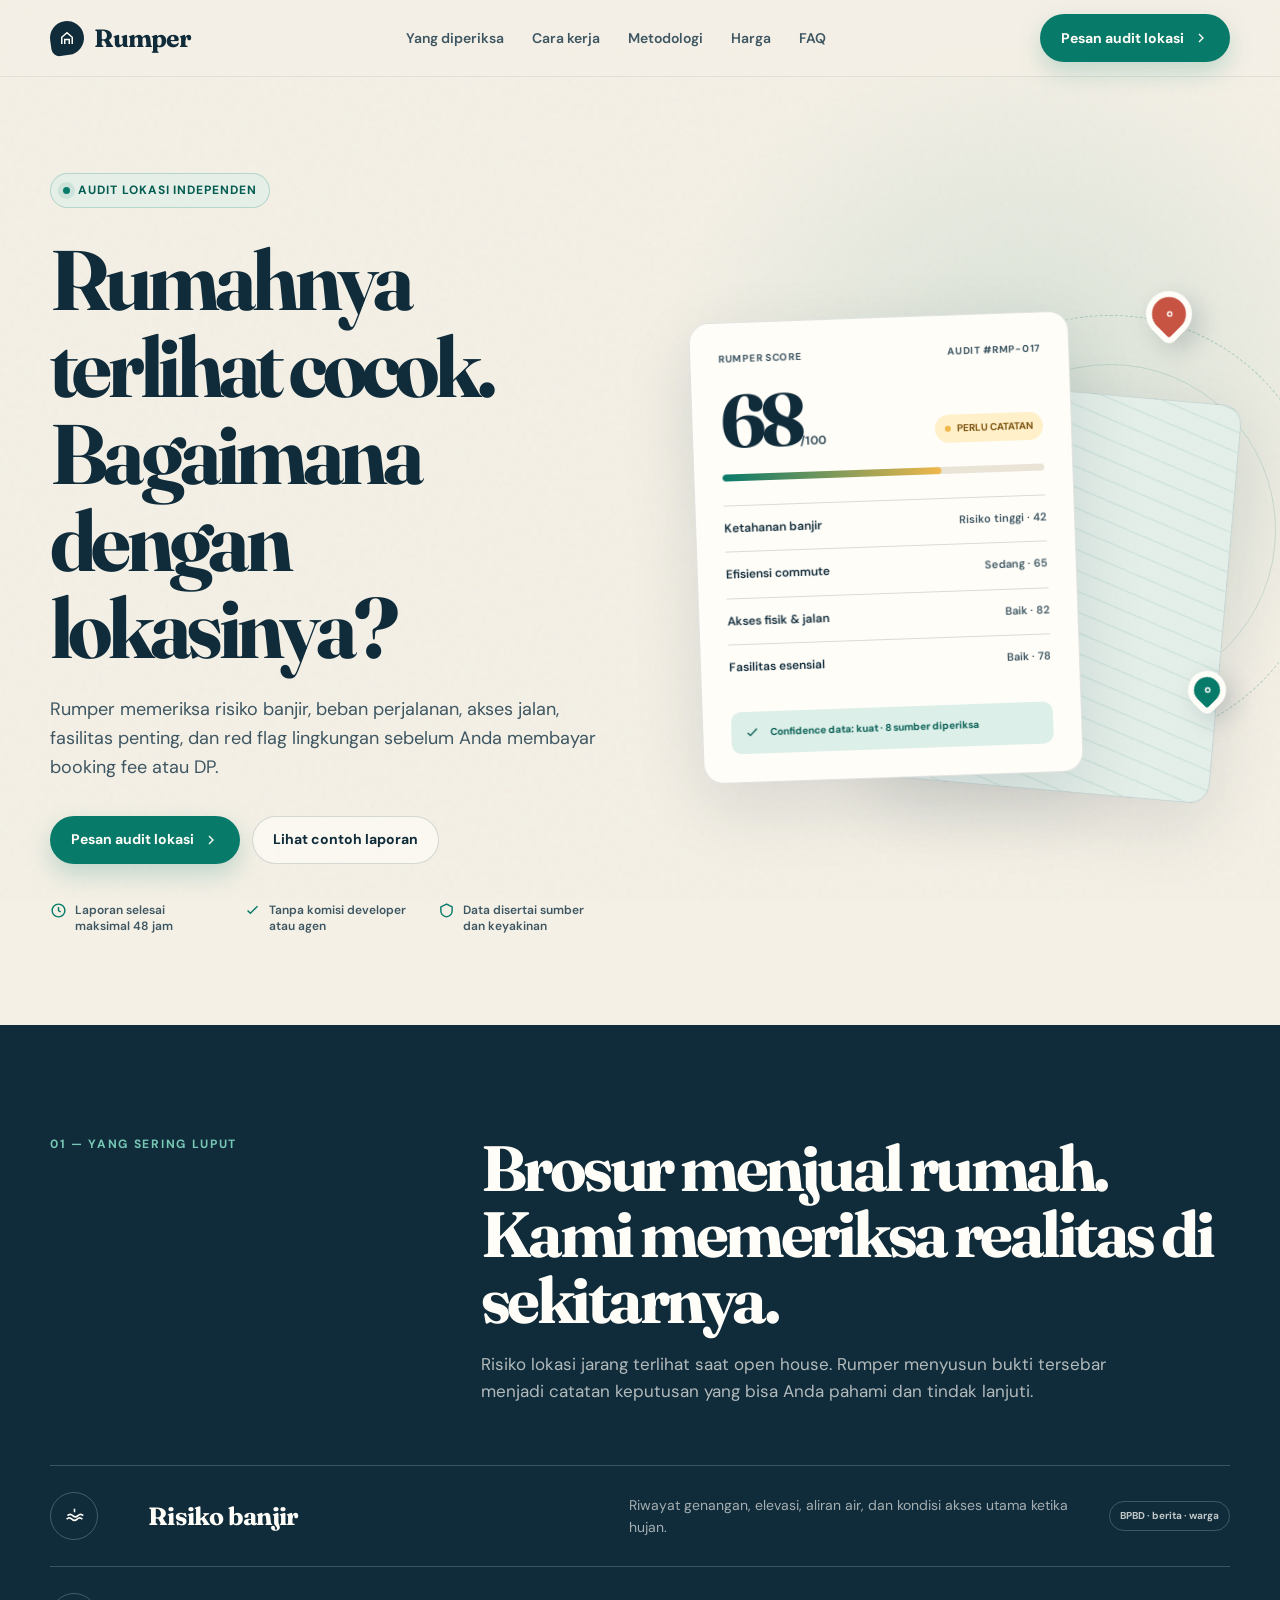
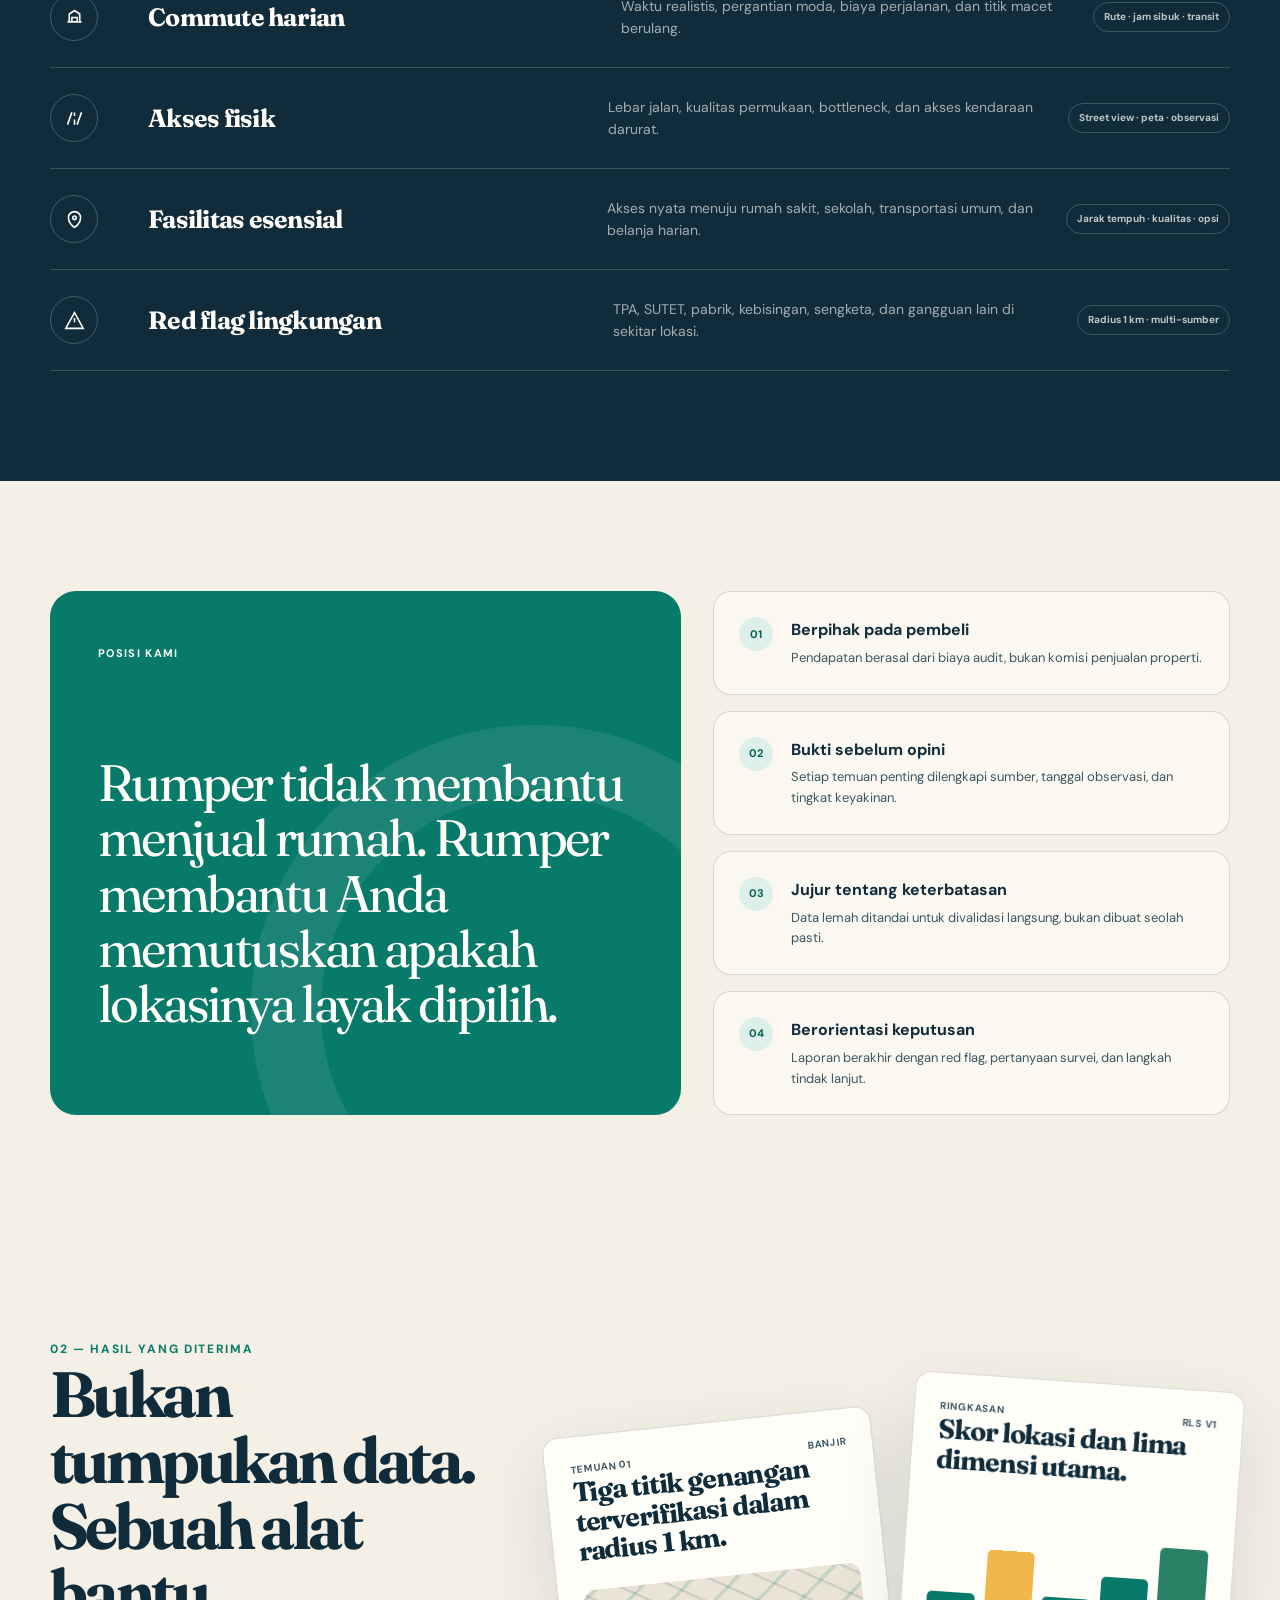
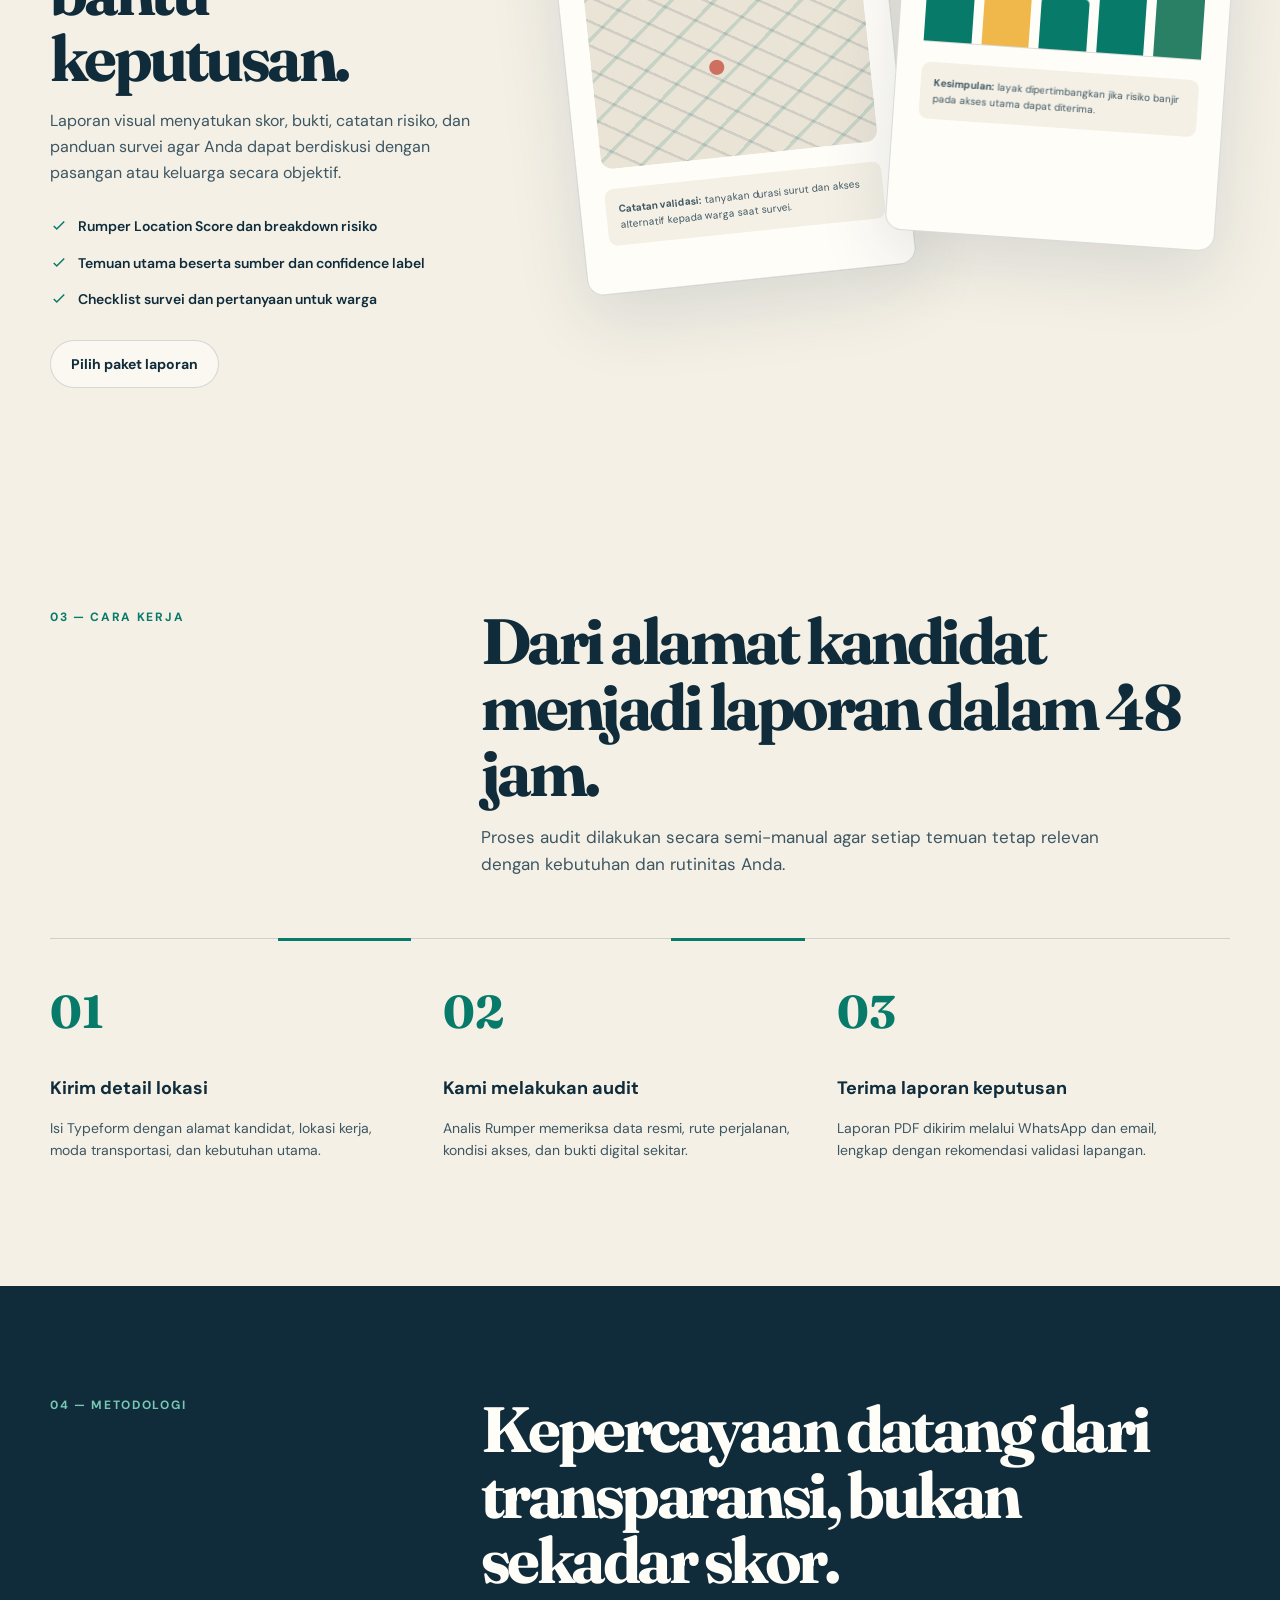
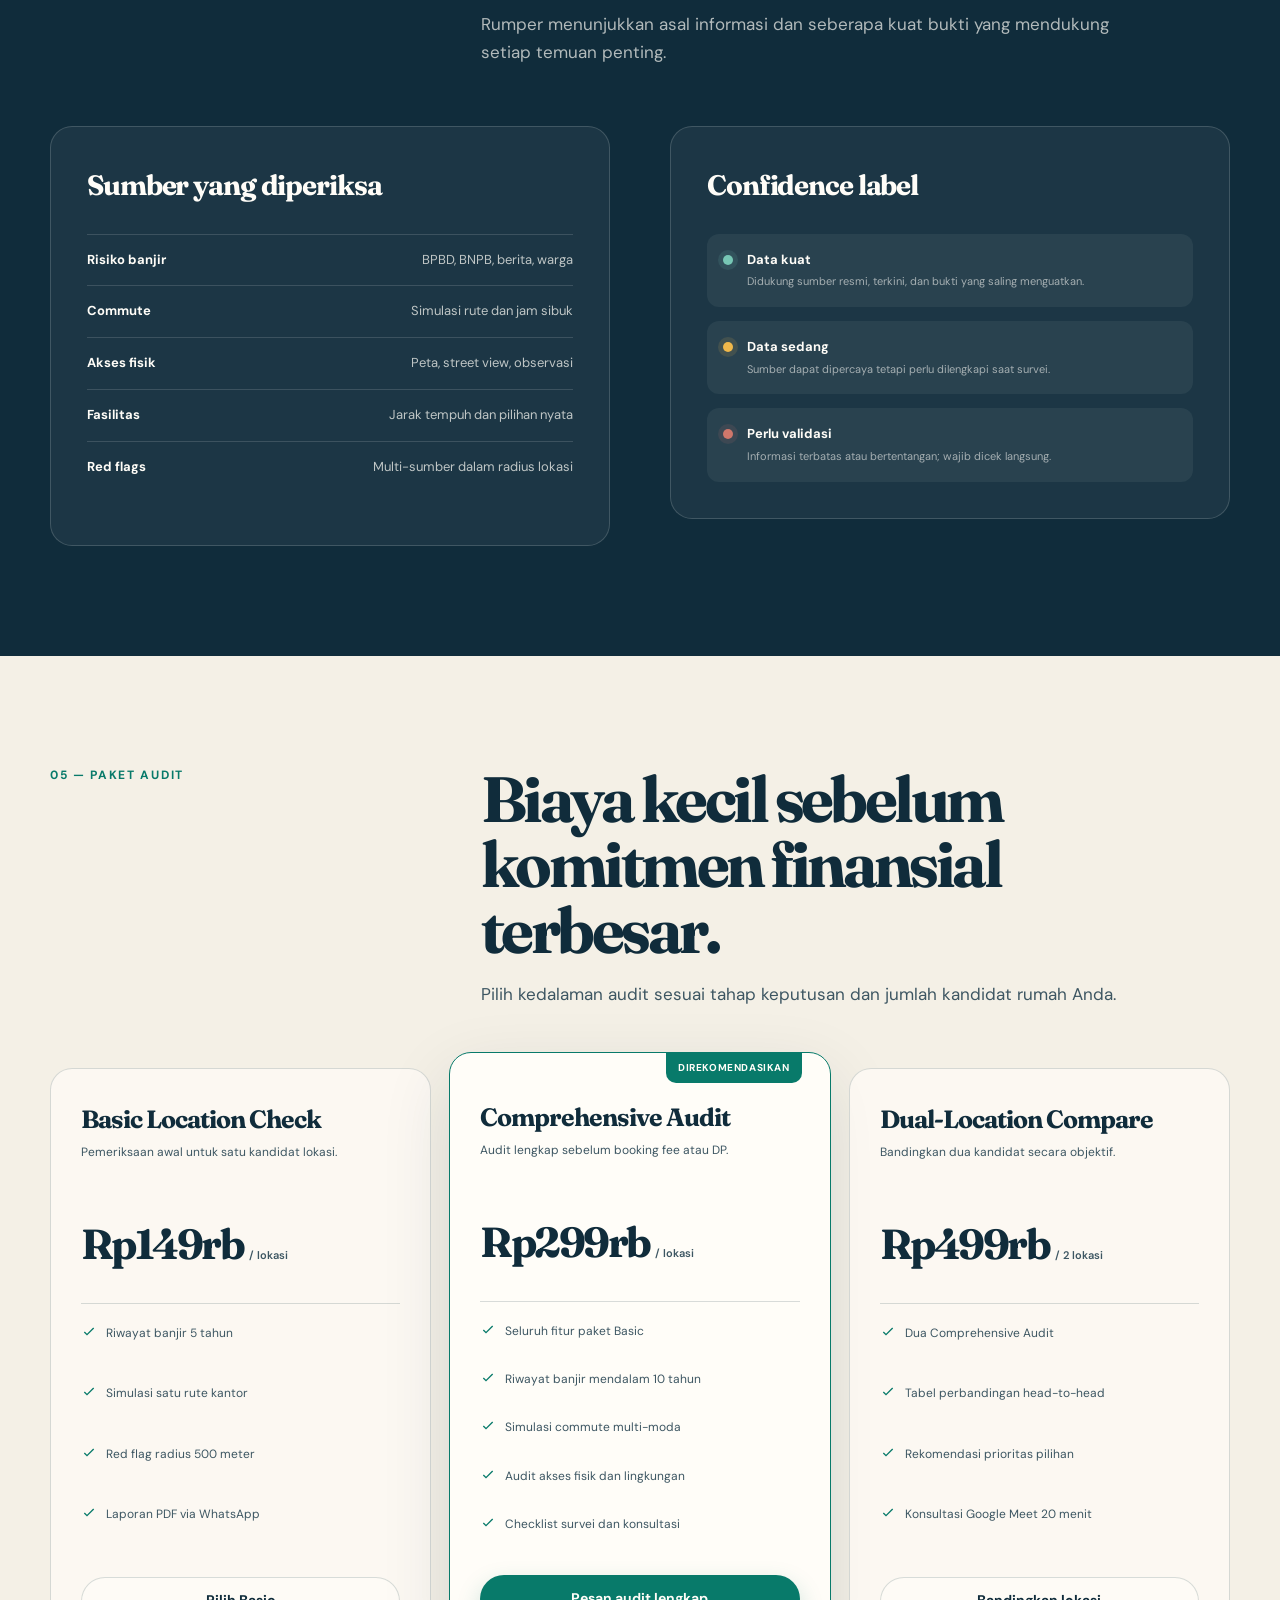
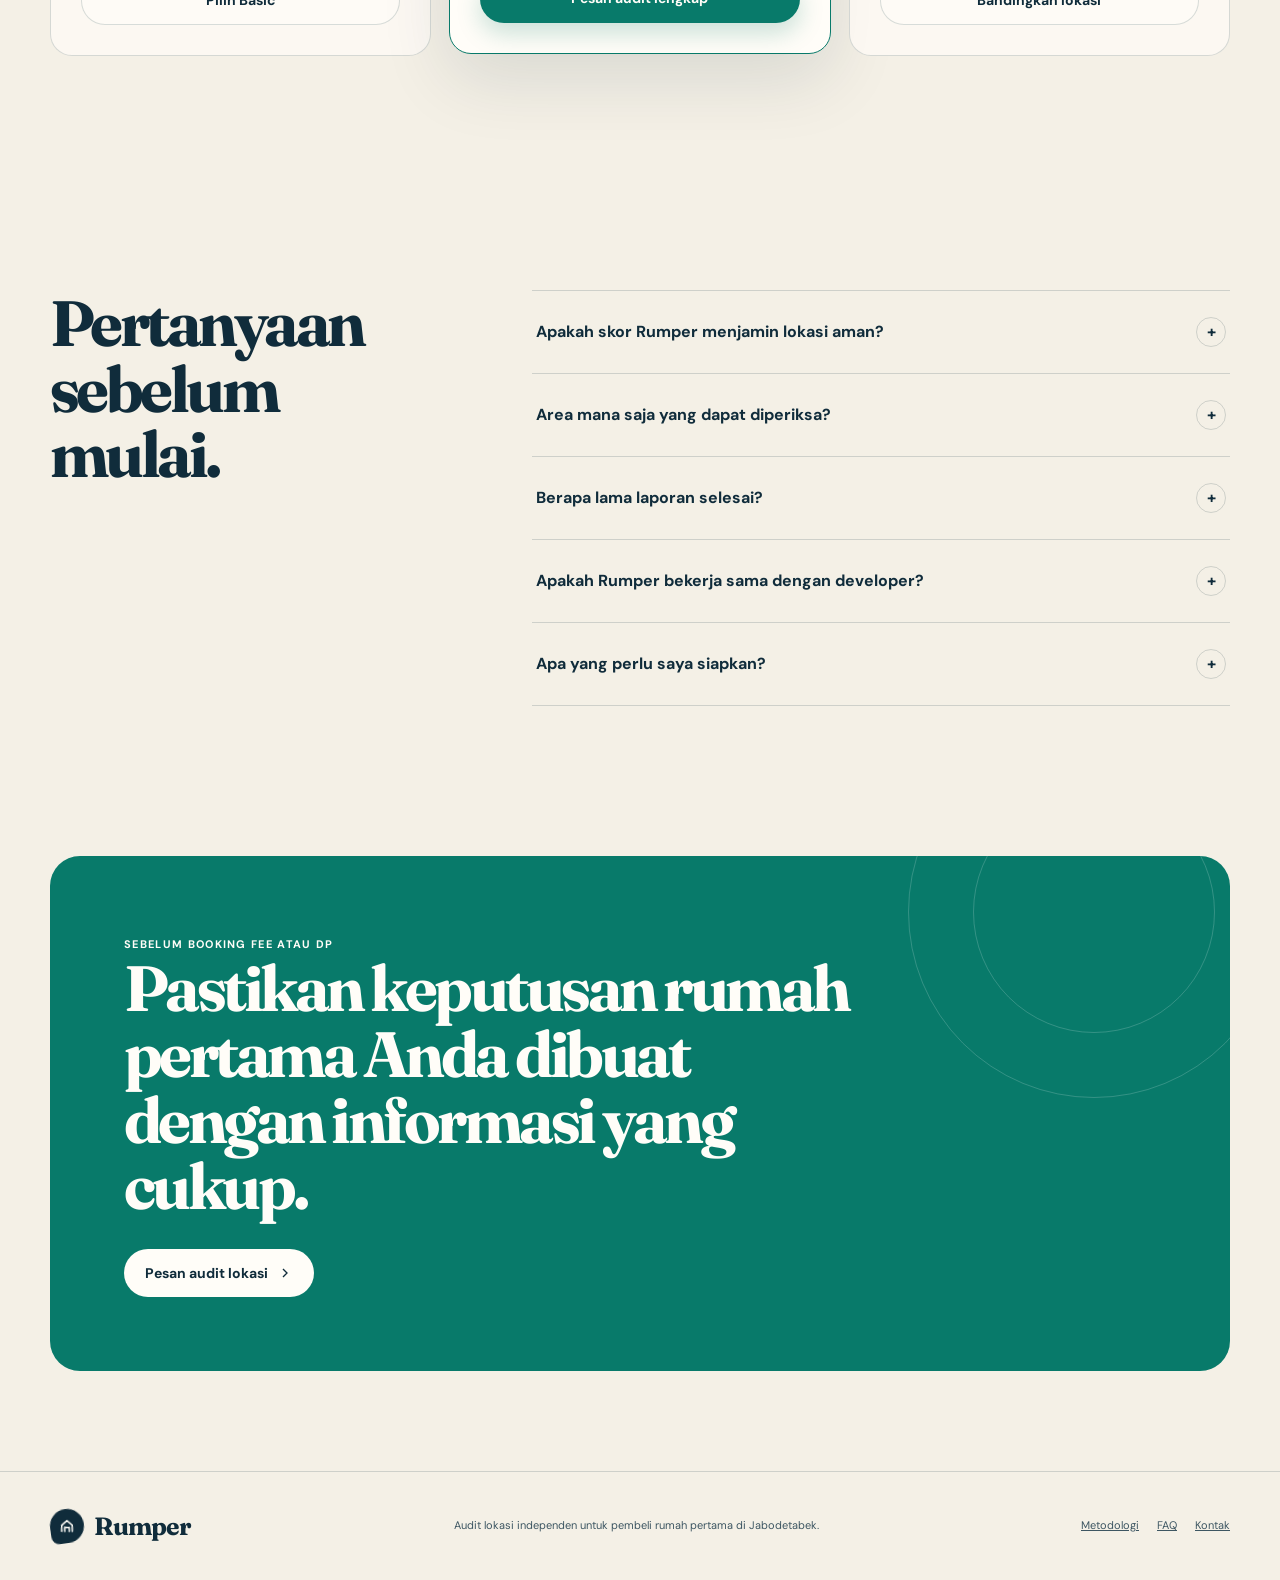
<file: apps/website/index.html>
<!doctype html>
<html lang="id">
  <head>
    <meta charset="UTF-8" />
    <meta name="viewport" content="width=device-width, initial-scale=1.0" />
    <meta
      name="description"
      content="Rumper membantu pembeli rumah pertama memeriksa risiko lokasi sebelum membayar booking fee atau DP."
    />
    <title>Rumper — Audit Risiko Lokasi Rumah</title>
    <link rel="preconnect" href="https://fonts.googleapis.com" />
    <link rel="preconnect" href="https://fonts.gstatic.com" crossorigin />
    <link
      href="https://fonts.googleapis.com/css2?family=DM+Sans:wght@400;500;600;700&amp;family=Fraunces:opsz,wght@9..144,600;9..144,700&amp;display=swap"
      rel="stylesheet"
    />
    <style>
      :root {
        --ink: #102c3b;
        --ink-soft: #3d5662;
        --paper: #f4f0e6;
        --paper-deep: #eae4d7;
        --white: #fffdf8;
        --teal: #087a6a;
        --teal-dark: #055d52;
        --teal-soft: #dcefe9;
        --amber: #f0b84b;
        --red: #c75343;
        --green: #2a8064;
        --line: rgba(16, 44, 59, 0.16);
        --shadow: 0 24px 70px rgba(16, 44, 59, 0.12);
        --radius: 18px;
      }

      * {
        box-sizing: border-box;
      }

      html {
        scroll-behavior: smooth;
      }

      body {
        margin: 0;
        overflow-x: hidden;
        color: var(--ink);
        background:
          radial-gradient(circle at 80% 5%, rgba(8, 122, 106, 0.12), transparent 23rem),
          var(--paper);
        font-family: "DM Sans", sans-serif;
        font-size: 16px;
        line-height: 1.6;
      }

      body::before {
        position: fixed;
        z-index: -1;
        inset: 0;
        background-image: url("data:image/svg+xml,%3Csvg viewBox='0 0 180 180' xmlns='http://www.w3.org/2000/svg'%3E%3Cfilter id='n'%3E%3CfeTurbulence type='fractalNoise' baseFrequency='.9' numOctaves='3' stitchTiles='stitch'/%3E%3C/filter%3E%3Crect width='100%25' height='100%25' filter='url(%23n)' opacity='.035'/%3E%3C/svg%3E");
        content: "";
        pointer-events: none;
      }

      a {
        color: inherit;
      }

      button,
      a {
        -webkit-tap-highlight-color: transparent;
      }

      :focus-visible {
        outline: 3px solid var(--amber);
        outline-offset: 4px;
      }

      .skip-link {
        position: fixed;
        z-index: 100;
        top: 8px;
        left: 8px;
        padding: 10px 14px;
        transform: translateY(-140%);
        background: var(--white);
        border-radius: 8px;
      }

      .skip-link:focus {
        transform: translateY(0);
      }

      .shell {
        width: min(1180px, calc(100% - 40px));
        margin-inline: auto;
      }

      .nav-wrap {
        position: sticky;
        z-index: 50;
        top: 0;
        padding: 12px 0;
        backdrop-filter: blur(16px);
        background: rgba(244, 240, 230, 0.82);
        border-bottom: 1px solid rgba(16, 44, 59, 0.08);
      }

      nav,
      .nav-links,
      .nav-actions {
        display: flex;
        align-items: center;
      }

      nav {
        justify-content: space-between;
        min-height: 52px;
      }

      .brand {
        display: inline-flex;
        gap: 10px;
        align-items: center;
        color: var(--ink);
        font-family: "Fraunces", serif;
        font-size: 25px;
        font-weight: 700;
        letter-spacing: -0.04em;
        text-decoration: none;
      }

      .brand-mark {
        display: grid;
        width: 34px;
        height: 34px;
        place-items: center;
        border-radius: 50% 50% 50% 8px;
        color: var(--white);
        background: var(--ink);
        transform: rotate(-8deg);
      }

      .brand-mark svg {
        width: 18px;
        transform: rotate(8deg);
      }

      .nav-links {
        gap: 28px;
      }

      .nav-links a {
        color: var(--ink-soft);
        font-size: 14px;
        font-weight: 600;
        text-decoration: none;
      }

      .nav-links a:hover {
        color: var(--teal);
      }

      .button {
        display: inline-flex;
        min-height: 48px;
        padding: 0 20px;
        gap: 9px;
        justify-content: center;
        align-items: center;
        border: 1px solid transparent;
        border-radius: 999px;
        font-family: inherit;
        font-size: 14px;
        font-weight: 700;
        text-decoration: none;
        transition: 180ms ease-out;
        cursor: pointer;
      }

      .button:hover {
        transform: translateY(-2px);
      }

      .button-primary {
        color: var(--white);
        background: var(--teal);
        box-shadow: 0 10px 24px rgba(8, 122, 106, 0.22);
      }

      .button-primary:hover {
        background: var(--teal-dark);
      }

      .button-secondary {
        color: var(--ink);
        border-color: var(--line);
        background: rgba(255, 253, 248, 0.6);
      }

      .button-secondary:hover {
        background: var(--white);
      }

      .button svg {
        width: 16px;
      }

      .mobile-menu-button {
        display: none;
        width: 48px;
        height: 48px;
        padding: 0;
        border: 1px solid var(--line);
        border-radius: 50%;
        color: var(--ink);
        background: var(--white);
      }

      .hero {
        position: relative;
        min-height: 730px;
        padding: 96px 0 90px;
        overflow: hidden;
      }

      .hero-grid {
        display: grid;
        grid-template-columns: minmax(0, 1.02fr) minmax(420px, 0.98fr);
        gap: 70px;
        align-items: center;
      }

      .eyebrow {
        display: inline-flex;
        padding: 7px 12px;
        gap: 8px;
        align-items: center;
        border: 1px solid rgba(8, 122, 106, 0.22);
        border-radius: 999px;
        color: var(--teal-dark);
        background: rgba(220, 239, 233, 0.62);
        font-size: 12px;
        font-weight: 700;
        letter-spacing: 0.08em;
        text-transform: uppercase;
      }

      .eyebrow-dot {
        width: 7px;
        height: 7px;
        border-radius: 50%;
        background: var(--teal);
        box-shadow: 0 0 0 5px rgba(8, 122, 106, 0.1);
      }

      h1,
      h2,
      h3 {
        margin-top: 0;
      }

      h1,
      h2 {
        font-family: "Fraunces", serif;
        letter-spacing: -0.055em;
        line-height: 1.03;
      }

      h1 {
        max-width: 760px;
        margin: 28px 0 24px;
        font-size: clamp(54px, 6.6vw, 88px);
      }

      .hero-copy > p {
        max-width: 630px;
        margin: 0;
        color: var(--ink-soft);
        font-size: 18px;
      }

      .hero-actions {
        display: flex;
        margin-top: 34px;
        gap: 12px;
        flex-wrap: wrap;
      }

      .trust-list {
        display: flex;
        margin: 38px 0 0;
        padding: 0;
        gap: 24px;
        flex-wrap: wrap;
        list-style: none;
      }

      .trust-list li {
        display: flex;
        max-width: 170px;
        gap: 8px;
        align-items: flex-start;
        color: var(--ink-soft);
        font-size: 12px;
        font-weight: 600;
        line-height: 1.4;
      }

      .trust-list svg {
        width: 17px;
        min-width: 17px;
        color: var(--teal);
      }

      .report-stage {
        position: relative;
        min-height: 530px;
      }

      .map-orbit {
        position: absolute;
        top: 26px;
        right: -95px;
        width: 430px;
        height: 430px;
        border: 1px dashed rgba(8, 122, 106, 0.28);
        border-radius: 50%;
      }

      .map-orbit::before,
      .map-orbit::after {
        position: absolute;
        border: 1px solid rgba(8, 122, 106, 0.15);
        border-radius: 50%;
        content: "";
      }

      .map-orbit::before {
        inset: 48px;
      }

      .map-orbit::after {
        inset: 106px;
      }

      .report-paper {
        position: absolute;
        overflow: hidden;
        border: 1px solid rgba(16, 44, 59, 0.12);
        border-radius: 20px;
        background: var(--white);
        box-shadow: var(--shadow);
      }

      .report-main {
        z-index: 3;
        top: 28px;
        left: 10px;
        width: 380px;
        padding: 28px;
        transform: rotate(-2deg);
        animation: rise 700ms 120ms both ease-out;
      }

      .report-back {
        z-index: 1;
        right: 4px;
        bottom: 28px;
        width: 330px;
        height: 400px;
        padding: 24px;
        transform: rotate(5deg);
        background:
          linear-gradient(rgba(8, 122, 106, 0.11), rgba(8, 122, 106, 0.11)),
          repeating-linear-gradient(18deg, transparent 0 17px, rgba(8, 122, 106, 0.09) 18px 19px),
          var(--white);
        animation: rise 700ms 220ms both ease-out;
      }

      .report-kicker {
        display: flex;
        justify-content: space-between;
        color: var(--ink-soft);
        font-size: 10px;
        font-weight: 700;
        letter-spacing: 0.07em;
        text-transform: uppercase;
      }

      .score-row {
        display: flex;
        margin: 24px 0;
        justify-content: space-between;
        align-items: flex-end;
      }

      .score-number {
        font-family: "Fraunces", serif;
        font-size: 74px;
        font-weight: 700;
        letter-spacing: -0.08em;
        line-height: 0.8;
      }

      .score-number span {
        color: var(--ink-soft);
        font-family: "DM Sans", sans-serif;
        font-size: 12px;
        letter-spacing: 0;
      }

      .status {
        display: inline-flex;
        padding: 6px 10px;
        gap: 6px;
        align-items: center;
        border-radius: 999px;
        color: #7d5310;
        background: #fff0c9;
        font-size: 10px;
        font-weight: 700;
        text-transform: uppercase;
      }

      .status::before {
        width: 6px;
        height: 6px;
        border-radius: 50%;
        background: var(--amber);
        content: "";
      }

      .score-line {
        height: 7px;
        margin-bottom: 24px;
        overflow: hidden;
        border-radius: 99px;
        background: var(--paper-deep);
      }

      .score-line span {
        display: block;
        width: 68%;
        height: 100%;
        border-radius: inherit;
        background: linear-gradient(90deg, var(--teal), var(--amber));
      }

      .risk-row {
        display: grid;
        grid-template-columns: 1fr auto;
        padding: 13px 0;
        gap: 16px;
        border-top: 1px solid var(--line);
        font-size: 12px;
        font-weight: 600;
      }

      .risk-row span:last-child {
        color: var(--ink-soft);
        font-size: 11px;
      }

      .confidence-note {
        display: flex;
        margin-top: 22px;
        padding: 13px;
        gap: 10px;
        align-items: center;
        border-radius: 10px;
        color: var(--teal-dark);
        background: var(--teal-soft);
        font-size: 10px;
        font-weight: 700;
      }

      .pin {
        position: absolute;
        z-index: 5;
        display: grid;
        width: 46px;
        height: 46px;
        place-items: center;
        border: 6px solid var(--white);
        border-radius: 50% 50% 50% 8px;
        color: var(--white);
        background: var(--red);
        box-shadow: 0 12px 24px rgba(16, 44, 59, 0.18);
        transform: rotate(-45deg);
      }

      .pin svg {
        width: 17px;
        transform: rotate(45deg);
      }

      .pin-one {
        top: 2px;
        right: 38px;
      }

      .pin-two {
        right: 4px;
        bottom: 110px;
        width: 38px;
        height: 38px;
        background: var(--teal);
      }

      .section {
        padding: 110px 0;
      }

      .section-dark {
        color: var(--white);
        background: var(--ink);
      }

      .section-head {
        display: grid;
        grid-template-columns: 0.65fr 1.35fr;
        margin-bottom: 60px;
        gap: 70px;
      }

      .section-index {
        color: var(--teal);
        font-size: 12px;
        font-weight: 700;
        letter-spacing: 0.14em;
        text-transform: uppercase;
      }

      .section-dark .section-index {
        color: #77c7b5;
      }

      h2 {
        max-width: 790px;
        margin-bottom: 18px;
        font-size: clamp(42px, 5vw, 66px);
      }

      .section-intro {
        max-width: 650px;
        margin: 0;
        color: var(--ink-soft);
        font-size: 17px;
      }

      .section-dark .section-intro {
        color: rgba(255, 253, 248, 0.68);
      }

      .risk-ledger {
        border-top: 1px solid rgba(255, 255, 255, 0.18);
      }

      .risk-item {
        display: grid;
        grid-template-columns: 72px 1fr 1fr auto;
        padding: 26px 0;
        gap: 26px;
        align-items: center;
        border-bottom: 1px solid rgba(255, 255, 255, 0.18);
      }

      .risk-icon {
        display: grid;
        width: 48px;
        height: 48px;
        place-items: center;
        border: 1px solid rgba(255, 255, 255, 0.22);
        border-radius: 50%;
      }

      .risk-icon svg {
        width: 21px;
      }

      .risk-item h3 {
        margin: 0;
        font-family: "Fraunces", serif;
        font-size: 25px;
        letter-spacing: -0.03em;
      }

      .risk-item p {
        margin: 0;
        color: rgba(255, 253, 248, 0.62);
        font-size: 14px;
      }

      .risk-evidence {
        display: inline-flex;
        padding: 6px 10px;
        gap: 6px;
        align-items: center;
        border: 1px solid rgba(255, 255, 255, 0.2);
        border-radius: 999px;
        color: rgba(255, 253, 248, 0.74);
        font-size: 10px;
        font-weight: 700;
        white-space: nowrap;
      }

      .difference-grid {
        display: grid;
        grid-template-columns: 1.1fr 0.9fr;
        gap: 32px;
      }

      .statement {
        position: relative;
        min-height: 460px;
        padding: 48px;
        overflow: hidden;
        border-radius: 26px;
        color: var(--white);
        background: var(--teal);
      }

      .statement::after {
        position: absolute;
        right: -140px;
        bottom: -180px;
        width: 430px;
        height: 430px;
        border: 70px solid rgba(255, 255, 255, 0.08);
        border-radius: 50%;
        content: "";
      }

      .statement-label {
        font-size: 11px;
        font-weight: 700;
        letter-spacing: 0.12em;
        text-transform: uppercase;
      }

      .statement blockquote {
        position: relative;
        z-index: 2;
        max-width: 650px;
        margin: 90px 0 0;
        font-family: "Fraunces", serif;
        font-size: clamp(34px, 4vw, 52px);
        letter-spacing: -0.05em;
        line-height: 1.08;
      }

      .principle-list {
        display: grid;
        gap: 16px;
      }

      .principle {
        display: grid;
        padding: 25px;
        grid-template-columns: auto 1fr;
        gap: 18px;
        align-items: start;
        border: 1px solid var(--line);
        border-radius: var(--radius);
        background: rgba(255, 253, 248, 0.6);
      }

      .number {
        display: grid;
        width: 34px;
        height: 34px;
        place-items: center;
        border-radius: 50%;
        color: var(--teal-dark);
        background: var(--teal-soft);
        font-size: 11px;
        font-weight: 700;
      }

      .principle h3 {
        margin-bottom: 5px;
        font-size: 16px;
      }

      .principle p {
        margin: 0;
        color: var(--ink-soft);
        font-size: 13px;
      }

      .preview-grid {
        display: grid;
        grid-template-columns: 0.8fr 1.2fr;
        gap: 70px;
        align-items: center;
      }

      .preview-copy h2 {
        font-size: clamp(42px, 5vw, 68px);
      }

      .preview-copy p {
        color: var(--ink-soft);
      }

      .check-list {
        display: grid;
        margin: 30px 0;
        padding: 0;
        gap: 14px;
        list-style: none;
      }

      .check-list li {
        display: flex;
        gap: 10px;
        align-items: center;
        font-size: 14px;
        font-weight: 600;
      }

      .check-list svg {
        width: 18px;
        color: var(--teal);
      }

      .report-spread {
        position: relative;
        min-height: 610px;
      }

      .page {
        position: absolute;
        width: 330px;
        height: 460px;
        padding: 25px;
        overflow: hidden;
        border: 1px solid var(--line);
        border-radius: 16px;
        background: var(--white);
        box-shadow: var(--shadow);
      }

      .page-left {
        top: 64px;
        left: 0;
        transform: rotate(-6deg);
      }

      .page-right {
        z-index: 2;
        top: 24px;
        right: 0;
        transform: rotate(4deg);
      }

      .page-title {
        margin-bottom: 24px;
        font-family: "Fraunces", serif;
        font-size: 27px;
        letter-spacing: -0.04em;
        line-height: 1.1;
      }

      .mini-map {
        position: relative;
        height: 180px;
        overflow: hidden;
        border-radius: 12px;
        background:
          radial-gradient(circle at 45% 50%, rgba(199, 83, 67, 0.8) 0 7px, transparent 8px),
          repeating-linear-gradient(30deg, transparent 0 19px, rgba(16, 44, 59, 0.12) 20px 22px),
          repeating-linear-gradient(-40deg, transparent 0 27px, rgba(8, 122, 106, 0.16) 28px 31px),
          var(--paper-deep);
      }

      .mini-chart {
        display: flex;
        height: 145px;
        padding-top: 25px;
        gap: 10px;
        align-items: flex-end;
        border-bottom: 1px solid var(--line);
      }

      .mini-chart span {
        flex: 1;
        border-radius: 5px 5px 0 0;
        background: var(--teal);
      }

      .mini-chart span:nth-child(2) {
        height: 80%;
        background: var(--amber);
      }

      .mini-chart span:nth-child(3) {
        height: 44%;
      }

      .mini-chart span:nth-child(4) {
        height: 64%;
      }

      .mini-chart span:nth-child(5) {
        height: 92%;
        background: var(--green);
      }

      .page-note {
        margin-top: 20px;
        padding: 13px;
        border-radius: 9px;
        color: var(--ink-soft);
        background: var(--paper);
        font-size: 10px;
        line-height: 1.55;
      }

      .steps {
        display: grid;
        grid-template-columns: repeat(3, 1fr);
        border-top: 1px solid var(--line);
      }

      .step {
        position: relative;
        padding: 36px 32px 0 0;
      }

      .step:not(:last-child)::after {
        position: absolute;
        top: -1px;
        right: 32px;
        width: 34%;
        border-top: 3px solid var(--teal);
        content: "";
      }

      .step-index {
        color: var(--teal);
        font-family: "Fraunces", serif;
        font-size: 46px;
        font-weight: 700;
      }

      .step h3 {
        margin: 25px 0 10px;
        font-size: 18px;
      }

      .step p {
        color: var(--ink-soft);
        font-size: 14px;
      }

      .method-grid {
        display: grid;
        grid-template-columns: 1fr 1fr;
        gap: 60px;
        align-items: start;
      }

      .method-panel {
        padding: 36px;
        border: 1px solid rgba(255, 255, 255, 0.16);
        border-radius: 22px;
        background: rgba(255, 255, 255, 0.05);
      }

      .method-panel h3 {
        margin-bottom: 26px;
        font-family: "Fraunces", serif;
        font-size: 28px;
        letter-spacing: -0.04em;
      }

      .source-list {
        display: grid;
        padding: 0;
        gap: 0;
        list-style: none;
      }

      .source-list li {
        display: flex;
        padding: 15px 0;
        gap: 12px;
        justify-content: space-between;
        border-top: 1px solid rgba(255, 255, 255, 0.14);
        color: rgba(255, 253, 248, 0.72);
        font-size: 13px;
      }

      .source-list strong {
        color: var(--white);
      }

      .confidence-list {
        display: grid;
        gap: 14px;
      }

      .confidence {
        display: grid;
        padding: 16px;
        grid-template-columns: auto 1fr;
        gap: 14px;
        border-radius: 12px;
        background: rgba(255, 255, 255, 0.06);
      }

      .confidence-signal {
        width: 10px;
        height: 10px;
        margin-top: 5px;
        border-radius: 50%;
        background: #77c7b5;
        box-shadow: 0 0 0 5px rgba(119, 199, 181, 0.12);
      }

      .confidence:nth-child(2) .confidence-signal {
        background: var(--amber);
        box-shadow: 0 0 0 5px rgba(240, 184, 75, 0.12);
      }

      .confidence:nth-child(3) .confidence-signal {
        background: #cf776b;
        box-shadow: 0 0 0 5px rgba(207, 119, 107, 0.12);
      }

      .confidence h4 {
        margin: 0 0 3px;
        font-size: 13px;
      }

      .confidence p {
        margin: 0;
        color: rgba(255, 253, 248, 0.58);
        font-size: 11px;
      }

      .pricing-grid {
        display: grid;
        grid-template-columns: repeat(3, 1fr);
        margin-top: 56px;
        gap: 18px;
        align-items: start;
      }

      .price-card {
        position: relative;
        padding: 30px;
        border: 1px solid var(--line);
        border-radius: 22px;
        background: rgba(255, 253, 248, 0.68);
      }

      .price-card.featured {
        padding-top: 44px;
        border-color: var(--teal);
        background: var(--white);
        box-shadow: var(--shadow);
        transform: translateY(-16px);
      }

      .popular {
        position: absolute;
        top: 0;
        right: 28px;
        padding: 7px 12px;
        border-radius: 0 0 10px 10px;
        color: var(--white);
        background: var(--teal);
        font-size: 10px;
        font-weight: 700;
        letter-spacing: 0.06em;
        text-transform: uppercase;
      }

      .price-card h3 {
        margin-bottom: 4px;
        font-family: "Fraunces", serif;
        font-size: 25px;
        letter-spacing: -0.04em;
      }

      .price-subtitle {
        min-height: 44px;
        margin: 0;
        color: var(--ink-soft);
        font-size: 12px;
      }

      .price {
        margin: 24px 0;
        font-family: "Fraunces", serif;
        font-size: 42px;
        font-weight: 700;
        letter-spacing: -0.06em;
      }

      .price small {
        color: var(--ink-soft);
        font-family: "DM Sans", sans-serif;
        font-size: 11px;
        font-weight: 600;
        letter-spacing: 0;
      }

      .feature-list {
        display: grid;
        min-height: 250px;
        margin: 24px 0;
        padding: 20px 0 0;
        gap: 13px;
        border-top: 1px solid var(--line);
        list-style: none;
      }

      .feature-list li {
        display: flex;
        gap: 9px;
        align-items: flex-start;
        color: var(--ink-soft);
        font-size: 12px;
      }

      .feature-list svg {
        width: 16px;
        min-width: 16px;
        color: var(--teal);
      }

      .price-card .button {
        width: 100%;
      }

      .faq-layout {
        display: grid;
        grid-template-columns: 0.72fr 1.28fr;
        gap: 90px;
        align-items: start;
      }

      .faq-layout h2 {
        position: sticky;
        top: 100px;
      }

      .faq-list {
        border-top: 1px solid var(--line);
      }

      details {
        border-bottom: 1px solid var(--line);
      }

      summary {
        display: flex;
        min-height: 82px;
        padding: 22px 4px;
        gap: 20px;
        justify-content: space-between;
        align-items: center;
        font-weight: 700;
        cursor: pointer;
        list-style: none;
      }

      summary::-webkit-details-marker {
        display: none;
      }

      summary::after {
        display: grid;
        width: 28px;
        height: 28px;
        min-width: 28px;
        place-items: center;
        border: 1px solid var(--line);
        border-radius: 50%;
        content: "+";
        transition: 180ms ease-out;
      }

      details[open] summary::after {
        transform: rotate(45deg);
      }

      details p {
        max-width: 650px;
        margin: -4px 0 24px;
        color: var(--ink-soft);
        font-size: 14px;
      }

      .final-cta {
        padding: 40px 0 100px;
      }

      .cta-panel {
        position: relative;
        padding: 74px;
        overflow: hidden;
        border-radius: 30px;
        color: var(--white);
        background: var(--teal);
      }

      .cta-panel::before,
      .cta-panel::after {
        position: absolute;
        border: 1px solid rgba(255, 255, 255, 0.18);
        border-radius: 50%;
        content: "";
      }

      .cta-panel::before {
        top: -130px;
        right: -50px;
        width: 370px;
        height: 370px;
      }

      .cta-panel::after {
        top: -65px;
        right: 15px;
        width: 240px;
        height: 240px;
      }

      .cta-panel h2 {
        position: relative;
        z-index: 2;
        max-width: 750px;
        margin-bottom: 30px;
      }

      .cta-panel .button-primary {
        color: var(--ink);
        background: var(--white);
        box-shadow: none;
      }

      .cta-panel .button-primary:hover {
        background: var(--paper);
      }

      footer {
        padding: 34px 0;
        border-top: 1px solid var(--line);
      }

      .footer-row {
        display: flex;
        gap: 24px;
        justify-content: space-between;
        align-items: center;
      }

      .footer-row p,
      .footer-links a {
        color: var(--ink-soft);
        font-size: 11px;
      }

      .footer-links {
        display: flex;
        gap: 18px;
      }

      @keyframes rise {
        from {
          opacity: 0;
          translate: 0 18px;
        }
        to {
          opacity: 1;
          translate: 0 0;
        }
      }

      @media (max-width: 980px) {
        .nav-links,
        nav > .button {
          display: none;
        }

        .nav-links.open {
          position: absolute;
          top: calc(100% + 1px);
          right: 14px;
          left: 14px;
          display: grid;
          padding: 18px;
          gap: 6px;
          border: 1px solid var(--line);
          border-radius: 16px;
          background: var(--white);
          box-shadow: var(--shadow);
        }

        .nav-links.open a {
          min-height: 44px;
          padding: 10px 12px;
          border-radius: 9px;
        }

        .nav-links.open a:hover {
          background: var(--teal-soft);
        }

        .mobile-menu-button {
          display: grid;
          place-items: center;
        }

        .hero {
          padding-top: 70px;
        }

        .hero-grid,
        .preview-grid,
        .difference-grid,
        .method-grid,
        .faq-layout {
          grid-template-columns: 1fr;
        }

        .hero-grid {
          gap: 40px;
        }

        .report-stage {
          width: min(540px, 100%);
          margin-inline: auto;
        }

        .section-head {
          grid-template-columns: 1fr;
          gap: 16px;
        }

        .risk-item {
          grid-template-columns: 54px 1fr auto;
        }

        .risk-item p {
          grid-column: 2 / -1;
        }

        .report-spread {
          width: min(600px, 100%);
          margin-inline: auto;
        }

        .pricing-grid {
          grid-template-columns: 1fr;
          max-width: 610px;
          margin-inline: auto;
        }

        .price-card.featured {
          transform: none;
        }

        .feature-list {
          min-height: 0;
        }

        .faq-layout h2 {
          position: static;
        }
      }

      @media (max-width: 660px) {
        .shell {
          width: min(100% - 28px, 1180px);
        }

        .hero {
          min-height: auto;
          padding: 54px 0 70px;
        }

        h1 {
          margin-top: 20px;
          font-size: clamp(46px, 15vw, 66px);
        }

        .hero-copy > p {
          font-size: 16px;
        }

        .hero-actions,
        .hero-actions .button {
          width: 100%;
        }

        .trust-list {
          display: grid;
          grid-template-columns: 1fr 1fr;
          gap: 16px;
        }

        .report-stage {
          min-height: 470px;
        }

        .report-main {
          left: 0;
          width: calc(100% - 28px);
          padding: 22px;
        }

        .report-back {
          right: -70px;
          bottom: 0;
          width: 270px;
          height: 330px;
        }

        .map-orbit {
          right: -260px;
        }

        .pin-one {
          right: 8px;
        }

        .section {
          padding: 78px 0;
        }

        .section-head {
          margin-bottom: 38px;
        }

        h2 {
          font-size: 43px;
        }

        .risk-item {
          grid-template-columns: 46px 1fr;
          padding: 22px 0;
          gap: 14px;
        }

        .risk-item p,
        .risk-evidence {
          grid-column: 2;
        }

        .risk-evidence {
          justify-self: start;
        }

        .statement {
          min-height: 390px;
          padding: 30px;
        }

        .statement blockquote {
          margin-top: 60px;
          font-size: 36px;
        }

        .report-spread {
          min-height: 540px;
          transform: scale(0.88);
          transform-origin: top center;
        }

        .page-left {
          left: -58px;
        }

        .page-right {
          right: -58px;
        }

        .steps {
          grid-template-columns: 1fr;
          border-top: 0;
        }

        .step {
          padding: 22px 0;
          border-top: 1px solid var(--line);
        }

        .step:not(:last-child)::after {
          display: none;
        }

        .method-panel {
          padding: 24px;
        }

        .cta-panel {
          padding: 48px 25px;
        }

        .cta-panel .button {
          width: 100%;
        }

        .footer-row,
        .footer-links {
          align-items: flex-start;
          flex-direction: column;
        }
      }

      @media (prefers-reduced-motion: reduce) {
        *,
        *::before,
        *::after {
          scroll-behavior: auto !important;
          animation-duration: 0.01ms !important;
          animation-iteration-count: 1 !important;
          transition-duration: 0.01ms !important;
        }
      }
    </style>
  </head>
  <body>
    <a class="skip-link" href="#main">Lewati ke konten utama</a>

    <header class="nav-wrap">
      <nav class="shell" aria-label="Navigasi utama">
        <a class="brand" href="#" aria-label="Rumper, halaman utama">
          <span class="brand-mark" aria-hidden="true">
            <svg viewBox="0 0 24 24" fill="none" stroke="currentColor" stroke-width="2">
              <path d="M5 20v-9l7-6 7 6v9M9 20v-6h6v6" />
            </svg>
          </span>
          Rumper
        </a>
        <div class="nav-links">
          <a href="#risiko">Yang diperiksa</a>
          <a href="#cara-kerja">Cara kerja</a>
          <a href="#metodologi">Metodologi</a>
          <a href="#harga">Harga</a>
          <a href="#faq">FAQ</a>
        </div>
        <a class="button button-primary order-link" href="#harga">
          Pesan audit lokasi
          <svg viewBox="0 0 24 24" fill="none" stroke="currentColor" stroke-width="2" aria-hidden="true">
            <path d="m9 18 6-6-6-6" />
          </svg>
        </a>
        <button class="mobile-menu-button" type="button" aria-label="Buka menu" aria-expanded="false">
          <svg width="20" viewBox="0 0 24 24" fill="none" stroke="currentColor" stroke-width="2">
            <path d="M4 8h16M4 16h16" />
          </svg>
        </button>
      </nav>
    </header>

    <main id="main">
      <section class="hero">
        <div class="shell hero-grid">
          <div class="hero-copy">
            <span class="eyebrow"><span class="eyebrow-dot"></span>Audit lokasi independen</span>
            <h1>Rumahnya terlihat cocok. Bagaimana dengan lokasinya?</h1>
            <p>
              Rumper memeriksa risiko banjir, beban perjalanan, akses jalan, fasilitas penting, dan red flag
              lingkungan sebelum Anda membayar booking fee atau DP.
            </p>
            <div class="hero-actions">
              <a class="button button-primary order-link" href="#harga">
                Pesan audit lokasi
                <svg viewBox="0 0 24 24" fill="none" stroke="currentColor" stroke-width="2" aria-hidden="true">
                  <path d="m9 18 6-6-6-6" />
                </svg>
              </a>
              <a class="button button-secondary" href="#contoh-laporan">Lihat contoh laporan</a>
            </div>
            <ul class="trust-list" aria-label="Keunggulan layanan">
              <li>
                <svg viewBox="0 0 24 24" fill="none" stroke="currentColor" stroke-width="2" aria-hidden="true">
                  <circle cx="12" cy="12" r="9" /><path d="M12 7v5l3 2" />
                </svg>
                Laporan selesai maksimal 48 jam
              </li>
              <li>
                <svg viewBox="0 0 24 24" fill="none" stroke="currentColor" stroke-width="2" aria-hidden="true">
                  <path d="m5 12 4 4L19 6" />
                </svg>
                Tanpa komisi developer atau agen
              </li>
              <li>
                <svg viewBox="0 0 24 24" fill="none" stroke="currentColor" stroke-width="2" aria-hidden="true">
                  <path d="M12 3 4 7v5c0 5 3.5 8 8 9 4.5-1 8-4 8-9V7l-8-4Z" />
                </svg>
                Data disertai sumber dan keyakinan
              </li>
            </ul>
          </div>

          <div class="report-stage" aria-label="Contoh ringkasan Rumper Score">
            <div class="map-orbit" aria-hidden="true"></div>
            <div class="report-paper report-back" aria-hidden="true"></div>
            <div class="report-paper report-main">
              <div class="report-kicker"><span>Rumper Score</span><span>Audit #RMP-017</span></div>
              <div class="score-row">
                <div class="score-number">68<span>/100</span></div>
                <span class="status">Perlu catatan</span>
              </div>
              <div class="score-line" aria-hidden="true"><span></span></div>
              <div class="risk-row"><span>Ketahanan banjir</span><span>Risiko tinggi · 42</span></div>
              <div class="risk-row"><span>Efisiensi commute</span><span>Sedang · 65</span></div>
              <div class="risk-row"><span>Akses fisik &amp; jalan</span><span>Baik · 82</span></div>
              <div class="risk-row"><span>Fasilitas esensial</span><span>Baik · 78</span></div>
              <div class="confidence-note">
                <svg width="16" viewBox="0 0 24 24" fill="none" stroke="currentColor" stroke-width="2">
                  <path d="m5 12 4 4L19 6" />
                </svg>
                Confidence data: kuat · 8 sumber diperiksa
              </div>
            </div>
            <span class="pin pin-one" aria-hidden="true">
              <svg viewBox="0 0 24 24" fill="none" stroke="currentColor" stroke-width="2">
                <circle cx="12" cy="12" r="3" />
              </svg>
            </span>
            <span class="pin pin-two" aria-hidden="true">
              <svg viewBox="0 0 24 24" fill="none" stroke="currentColor" stroke-width="2">
                <circle cx="12" cy="12" r="3" />
              </svg>
            </span>
          </div>
        </div>
      </section>

      <section class="section section-dark" id="risiko">
        <div class="shell">
          <div class="section-head">
            <span class="section-index">01 — Yang sering luput</span>
            <div>
              <h2>Brosur menjual rumah. Kami memeriksa realitas di sekitarnya.</h2>
              <p class="section-intro">
                Risiko lokasi jarang terlihat saat open house. Rumper menyusun bukti tersebar menjadi catatan keputusan
                yang bisa Anda pahami dan tindak lanjuti.
              </p>
            </div>
          </div>
          <div class="risk-ledger">
            <article class="risk-item">
              <span class="risk-icon">
                <svg viewBox="0 0 24 24" fill="none" stroke="currentColor" stroke-width="1.8">
                  <path d="M3 15c2-2 4-2 6 0s4 2 6 0 4-2 6 0M4 11c2-2 4-2 6 0s4 2 6 0 4-2 6 0M12 3v4" />
                </svg>
              </span>
              <h3>Risiko banjir</h3>
              <p>Riwayat genangan, elevasi, aliran air, dan kondisi akses utama ketika hujan.</p>
              <span class="risk-evidence">BPBD · berita · warga</span>
            </article>
            <article class="risk-item">
              <span class="risk-icon">
                <svg viewBox="0 0 24 24" fill="none" stroke="currentColor" stroke-width="1.8">
                  <path d="M4 17h16M6 17V8l6-4 6 4v9M9 17v-5h6v5" />
                </svg>
              </span>
              <h3>Commute harian</h3>
              <p>Waktu realistis, pergantian moda, biaya perjalanan, dan titik macet berulang.</p>
              <span class="risk-evidence">Rute · jam sibuk · transit</span>
            </article>
            <article class="risk-item">
              <span class="risk-icon">
                <svg viewBox="0 0 24 24" fill="none" stroke="currentColor" stroke-width="1.8">
                  <path d="M4 19 9 5m6 14L20 5M12 5v4m0 4v6" />
                </svg>
              </span>
              <h3>Akses fisik</h3>
              <p>Lebar jalan, kualitas permukaan, bottleneck, dan akses kendaraan darurat.</p>
              <span class="risk-evidence">Street view · peta · observasi</span>
            </article>
            <article class="risk-item">
              <span class="risk-icon">
                <svg viewBox="0 0 24 24" fill="none" stroke="currentColor" stroke-width="1.8">
                  <path d="M12 21s7-4 7-11a7 7 0 1 0-14 0c0 7 7 11 7 11Z" /><circle cx="12" cy="10" r="2" />
                </svg>
              </span>
              <h3>Fasilitas esensial</h3>
              <p>Akses nyata menuju rumah sakit, sekolah, transportasi umum, dan belanja harian.</p>
              <span class="risk-evidence">Jarak tempuh · kualitas · opsi</span>
            </article>
            <article class="risk-item">
              <span class="risk-icon">
                <svg viewBox="0 0 24 24" fill="none" stroke="currentColor" stroke-width="1.8">
                  <path d="M12 3 2 21h20L12 3Z" /><path d="M12 9v5m0 3h.01" />
                </svg>
              </span>
              <h3>Red flag lingkungan</h3>
              <p>TPA, SUTET, pabrik, kebisingan, sengketa, dan gangguan lain di sekitar lokasi.</p>
              <span class="risk-evidence">Radius 1 km · multi-sumber</span>
            </article>
          </div>
        </div>
      </section>

      <section class="section">
        <div class="shell difference-grid">
          <div class="statement">
            <span class="statement-label">Posisi kami</span>
            <blockquote>Rumper tidak membantu menjual rumah. Rumper membantu Anda memutuskan apakah lokasinya layak dipilih.</blockquote>
          </div>
          <div class="principle-list">
            <article class="principle">
              <span class="number">01</span>
              <div>
                <h3>Berpihak pada pembeli</h3>
                <p>Pendapatan berasal dari biaya audit, bukan komisi penjualan properti.</p>
              </div>
            </article>
            <article class="principle">
              <span class="number">02</span>
              <div>
                <h3>Bukti sebelum opini</h3>
                <p>Setiap temuan penting dilengkapi sumber, tanggal observasi, dan tingkat keyakinan.</p>
              </div>
            </article>
            <article class="principle">
              <span class="number">03</span>
              <div>
                <h3>Jujur tentang keterbatasan</h3>
                <p>Data lemah ditandai untuk divalidasi langsung, bukan dibuat seolah pasti.</p>
              </div>
            </article>
            <article class="principle">
              <span class="number">04</span>
              <div>
                <h3>Berorientasi keputusan</h3>
                <p>Laporan berakhir dengan red flag, pertanyaan survei, dan langkah tindak lanjut.</p>
              </div>
            </article>
          </div>
        </div>
      </section>

      <section class="section" id="contoh-laporan">
        <div class="shell preview-grid">
          <div class="preview-copy">
            <span class="section-index">02 — Hasil yang diterima</span>
            <h2>Bukan tumpukan data. Sebuah alat bantu keputusan.</h2>
            <p>
              Laporan visual menyatukan skor, bukti, catatan risiko, dan panduan survei agar Anda dapat berdiskusi
              dengan pasangan atau keluarga secara objektif.
            </p>
            <ul class="check-list">
              <li>
                <svg viewBox="0 0 24 24" fill="none" stroke="currentColor" stroke-width="2"><path d="m5 12 4 4L19 6" /></svg>
                Rumper Location Score dan breakdown risiko
              </li>
              <li>
                <svg viewBox="0 0 24 24" fill="none" stroke="currentColor" stroke-width="2"><path d="m5 12 4 4L19 6" /></svg>
                Temuan utama beserta sumber dan confidence label
              </li>
              <li>
                <svg viewBox="0 0 24 24" fill="none" stroke="currentColor" stroke-width="2"><path d="m5 12 4 4L19 6" /></svg>
                Checklist survei dan pertanyaan untuk warga
              </li>
            </ul>
            <a class="button button-secondary" href="#harga">Pilih paket laporan</a>
          </div>
          <div class="report-spread" aria-label="Pratinjau halaman laporan Rumper">
            <div class="page page-left">
              <div class="report-kicker"><span>Temuan 01</span><span>Banjir</span></div>
              <h3 class="page-title">Tiga titik genangan terverifikasi dalam radius 1 km.</h3>
              <div class="mini-map" aria-hidden="true"></div>
              <div class="page-note">
                <strong>Catatan validasi:</strong> tanyakan durasi surut dan akses alternatif kepada warga saat survei.
              </div>
            </div>
            <div class="page page-right">
              <div class="report-kicker"><span>Ringkasan</span><span>RLS V1</span></div>
              <h3 class="page-title">Skor lokasi dan lima dimensi utama.</h3>
              <div class="mini-chart" aria-hidden="true">
                <span style="height: 42%"></span><span></span><span></span><span></span><span></span>
              </div>
              <div class="page-note">
                <strong>Kesimpulan:</strong> layak dipertimbangkan jika risiko banjir pada akses utama dapat diterima.
              </div>
            </div>
          </div>
        </div>
      </section>

      <section class="section" id="cara-kerja">
        <div class="shell">
          <div class="section-head">
            <span class="section-index">03 — Cara kerja</span>
            <div>
              <h2>Dari alamat kandidat menjadi laporan dalam 48 jam.</h2>
              <p class="section-intro">
                Proses audit dilakukan secara semi-manual agar setiap temuan tetap relevan dengan kebutuhan dan rutinitas
                Anda.
              </p>
            </div>
          </div>
          <div class="steps">
            <article class="step">
              <span class="step-index">01</span>
              <h3>Kirim detail lokasi</h3>
              <p>Isi Typeform dengan alamat kandidat, lokasi kerja, moda transportasi, dan kebutuhan utama.</p>
            </article>
            <article class="step">
              <span class="step-index">02</span>
              <h3>Kami melakukan audit</h3>
              <p>Analis Rumper memeriksa data resmi, rute perjalanan, kondisi akses, dan bukti digital sekitar.</p>
            </article>
            <article class="step">
              <span class="step-index">03</span>
              <h3>Terima laporan keputusan</h3>
              <p>Laporan PDF dikirim melalui WhatsApp dan email, lengkap dengan rekomendasi validasi lapangan.</p>
            </article>
          </div>
        </div>
      </section>

      <section class="section section-dark" id="metodologi">
        <div class="shell">
          <div class="section-head">
            <span class="section-index">04 — Metodologi</span>
            <div>
              <h2>Kepercayaan datang dari transparansi, bukan sekadar skor.</h2>
              <p class="section-intro">
                Rumper menunjukkan asal informasi dan seberapa kuat bukti yang mendukung setiap temuan penting.
              </p>
            </div>
          </div>
          <div class="method-grid">
            <article class="method-panel">
              <h3>Sumber yang diperiksa</h3>
              <ul class="source-list">
                <li><strong>Risiko banjir</strong><span>BPBD, BNPB, berita, warga</span></li>
                <li><strong>Commute</strong><span>Simulasi rute dan jam sibuk</span></li>
                <li><strong>Akses fisik</strong><span>Peta, street view, observasi</span></li>
                <li><strong>Fasilitas</strong><span>Jarak tempuh dan pilihan nyata</span></li>
                <li><strong>Red flags</strong><span>Multi-sumber dalam radius lokasi</span></li>
              </ul>
            </article>
            <article class="method-panel">
              <h3>Confidence label</h3>
              <div class="confidence-list">
                <div class="confidence">
                  <span class="confidence-signal"></span>
                  <div>
                    <h4>Data kuat</h4>
                    <p>Didukung sumber resmi, terkini, dan bukti yang saling menguatkan.</p>
                  </div>
                </div>
                <div class="confidence">
                  <span class="confidence-signal"></span>
                  <div>
                    <h4>Data sedang</h4>
                    <p>Sumber dapat dipercaya tetapi perlu dilengkapi saat survei.</p>
                  </div>
                </div>
                <div class="confidence">
                  <span class="confidence-signal"></span>
                  <div>
                    <h4>Perlu validasi</h4>
                    <p>Informasi terbatas atau bertentangan; wajib dicek langsung.</p>
                  </div>
                </div>
              </div>
            </article>
          </div>
        </div>
      </section>

      <section class="section" id="harga">
        <div class="shell">
          <div class="section-head">
            <span class="section-index">05 — Paket audit</span>
            <div>
              <h2>Biaya kecil sebelum komitmen finansial terbesar.</h2>
              <p class="section-intro">Pilih kedalaman audit sesuai tahap keputusan dan jumlah kandidat rumah Anda.</p>
            </div>
          </div>
          <div class="pricing-grid">
            <article class="price-card">
              <h3>Basic Location Check</h3>
              <p class="price-subtitle">Pemeriksaan awal untuk satu kandidat lokasi.</p>
              <div class="price">Rp149rb <small>/ lokasi</small></div>
              <ul class="feature-list">
                <li><svg viewBox="0 0 24 24" fill="none" stroke="currentColor" stroke-width="2"><path d="m5 12 4 4L19 6" /></svg>Riwayat banjir 5 tahun</li>
                <li><svg viewBox="0 0 24 24" fill="none" stroke="currentColor" stroke-width="2"><path d="m5 12 4 4L19 6" /></svg>Simulasi satu rute kantor</li>
                <li><svg viewBox="0 0 24 24" fill="none" stroke="currentColor" stroke-width="2"><path d="m5 12 4 4L19 6" /></svg>Red flag radius 500 meter</li>
                <li><svg viewBox="0 0 24 24" fill="none" stroke="currentColor" stroke-width="2"><path d="m5 12 4 4L19 6" /></svg>Laporan PDF via WhatsApp</li>
              </ul>
              <a class="button button-secondary order-link" href="#order">Pilih Basic</a>
            </article>

            <article class="price-card featured">
              <span class="popular">Direkomendasikan</span>
              <h3>Comprehensive Audit</h3>
              <p class="price-subtitle">Audit lengkap sebelum booking fee atau DP.</p>
              <div class="price">Rp299rb <small>/ lokasi</small></div>
              <ul class="feature-list">
                <li><svg viewBox="0 0 24 24" fill="none" stroke="currentColor" stroke-width="2"><path d="m5 12 4 4L19 6" /></svg>Seluruh fitur paket Basic</li>
                <li><svg viewBox="0 0 24 24" fill="none" stroke="currentColor" stroke-width="2"><path d="m5 12 4 4L19 6" /></svg>Riwayat banjir mendalam 10 tahun</li>
                <li><svg viewBox="0 0 24 24" fill="none" stroke="currentColor" stroke-width="2"><path d="m5 12 4 4L19 6" /></svg>Simulasi commute multi-moda</li>
                <li><svg viewBox="0 0 24 24" fill="none" stroke="currentColor" stroke-width="2"><path d="m5 12 4 4L19 6" /></svg>Audit akses fisik dan lingkungan</li>
                <li><svg viewBox="0 0 24 24" fill="none" stroke="currentColor" stroke-width="2"><path d="m5 12 4 4L19 6" /></svg>Checklist survei dan konsultasi</li>
              </ul>
              <a class="button button-primary order-link" href="#order">Pesan audit lengkap</a>
            </article>

            <article class="price-card">
              <h3>Dual-Location Compare</h3>
              <p class="price-subtitle">Bandingkan dua kandidat secara objektif.</p>
              <div class="price">Rp499rb <small>/ 2 lokasi</small></div>
              <ul class="feature-list">
                <li><svg viewBox="0 0 24 24" fill="none" stroke="currentColor" stroke-width="2"><path d="m5 12 4 4L19 6" /></svg>Dua Comprehensive Audit</li>
                <li><svg viewBox="0 0 24 24" fill="none" stroke="currentColor" stroke-width="2"><path d="m5 12 4 4L19 6" /></svg>Tabel perbandingan head-to-head</li>
                <li><svg viewBox="0 0 24 24" fill="none" stroke="currentColor" stroke-width="2"><path d="m5 12 4 4L19 6" /></svg>Rekomendasi prioritas pilihan</li>
                <li><svg viewBox="0 0 24 24" fill="none" stroke="currentColor" stroke-width="2"><path d="m5 12 4 4L19 6" /></svg>Konsultasi Google Meet 20 menit</li>
              </ul>
              <a class="button button-secondary order-link" href="#order">Bandingkan lokasi</a>
            </article>
          </div>
        </div>
      </section>

      <section class="section" id="faq">
        <div class="shell faq-layout">
          <h2>Pertanyaan sebelum mulai.</h2>
          <div class="faq-list">
            <details>
              <summary>Apakah skor Rumper menjamin lokasi aman?</summary>
              <p>
                Tidak. Rumper adalah alat bantu keputusan berdasarkan data dan bukti yang tersedia. Kami selalu menyertakan
                confidence label dan mendorong Anda melakukan validasi lapangan.
              </p>
            </details>
            <details>
              <summary>Area mana saja yang dapat diperiksa?</summary>
              <p>
                Concierge MVP berfokus pada Jabodetabek, terutama kawasan pertumbuhan baru di Tangerang, Depok, Bekasi,
                Bogor, dan kota satelit lainnya.
              </p>
            </details>
            <details>
              <summary>Berapa lama laporan selesai?</summary>
              <p>Laporan dikirim maksimal 48 jam kerja setelah detail lokasi dan pembayaran berhasil diverifikasi.</p>
            </details>
            <details>
              <summary>Apakah Rumper bekerja sama dengan developer?</summary>
              <p>
                Tidak. Rumper tidak menerima komisi penjualan dari developer atau agen. Layanan dibayar langsung oleh
                pembeli agar analisis tetap independen.
              </p>
            </details>
            <details>
              <summary>Apa yang perlu saya siapkan?</summary>
              <p>
                Siapkan alamat atau pin Google Maps kandidat rumah, link listing jika ada, lokasi kerja, moda perjalanan,
                serta kebutuhan utama keluarga Anda.
              </p>
            </details>
          </div>
        </div>
      </section>

      <section class="final-cta" id="order">
        <div class="shell">
          <div class="cta-panel">
            <span class="statement-label">Sebelum booking fee atau DP</span>
            <h2>Pastikan keputusan rumah pertama Anda dibuat dengan informasi yang cukup.</h2>
            <a class="button button-primary order-link" href="#harga">
              Pesan audit lokasi
              <svg viewBox="0 0 24 24" fill="none" stroke="currentColor" stroke-width="2" aria-hidden="true">
                <path d="m9 18 6-6-6-6" />
              </svg>
            </a>
          </div>
        </div>
      </section>
    </main>

    <footer>
      <div class="shell footer-row">
        <a class="brand" href="#" aria-label="Rumper, halaman utama">
          <span class="brand-mark" aria-hidden="true">
            <svg viewBox="0 0 24 24" fill="none" stroke="currentColor" stroke-width="2">
              <path d="M5 20v-9l7-6 7 6v9M9 20v-6h6v6" />
            </svg>
          </span>
          Rumper
        </a>
        <p>Audit lokasi independen untuk pembeli rumah pertama di Jabodetabek.</p>
        <div class="footer-links">
          <a href="#metodologi">Metodologi</a>
          <a href="#faq">FAQ</a>
          <a href="mailto:halo@rumper.id">Kontak</a>
        </div>
      </div>
    </footer>

    <script>
      const TYPEFORM_URL = "";
      const menuButton = document.querySelector(".mobile-menu-button");

      menuButton.addEventListener("click", () => {
        const expanded = menuButton.getAttribute("aria-expanded") === "true";
        menuButton.setAttribute("aria-expanded", String(!expanded));
        document.querySelector(".nav-links").classList.toggle("open", !expanded);
      });

      document.querySelectorAll(".nav-links a").forEach((link) => {
        link.addEventListener("click", () => {
          menuButton.setAttribute("aria-expanded", "false");
          document.querySelector(".nav-links").classList.remove("open");
        });
      });

      document.querySelectorAll(".order-link").forEach((link) => {
        link.addEventListener("click", (event) => {
          if (!TYPEFORM_URL) return;
          event.preventDefault();
          window.open(TYPEFORM_URL, "_blank", "noopener,noreferrer");
        });
      });
    </script>
  </body>
</html>
</file>
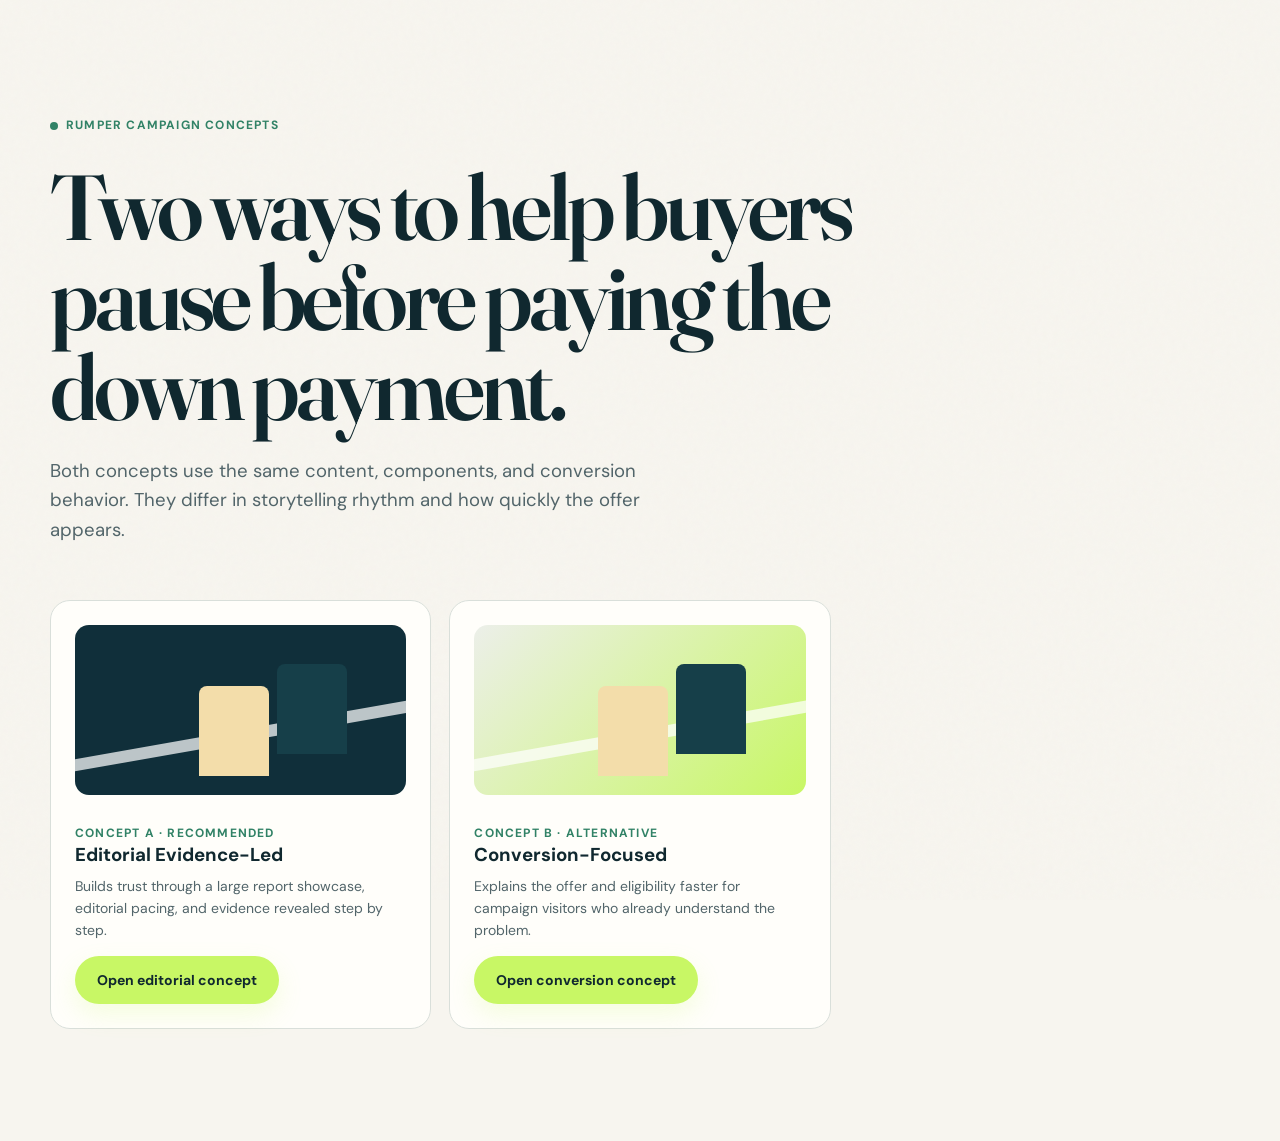
<file: apps/website/campaign-concepts/index.html>
<!doctype html>
<html lang="en">
<head>
  <meta charset="UTF-8"><meta name="viewport" content="width=device-width, initial-scale=1">
  <title>Rumper Campaign Concepts</title><link rel="stylesheet" href="shared.css">
</head>
<body>
  <main class="section">
    <div class="shell">
      <span class="eyebrow">Rumper campaign concepts</span>
      <h1 style="max-width:900px;margin:24px 0">Two ways to help buyers pause before paying the down payment.</h1>
      <p class="lead">Both concepts use the same content, components, and conversion behavior. They differ in storytelling rhythm and how quickly the offer appears.</p>
      <div class="problem-grid" style="margin-top:54px">
        <article class="problem-card">
          <div class="visual" style="background:var(--navy)"></div>
          <span class="label">Concept A · Recommended</span>
          <h3>Editorial Evidence-Led</h3>
          <p>Builds trust through a large report showcase, editorial pacing, and evidence revealed step by step.</p>
          <a class="button button-primary" href="editorial.html">Open editorial concept</a>
        </article>
        <article class="problem-card">
          <div class="visual" style="background:linear-gradient(135deg,var(--paper-2),var(--lime))"></div>
          <span class="label">Concept B · Alternative</span>
          <h3>Conversion-Focused</h3>
          <p>Explains the offer and eligibility faster for campaign visitors who already understand the problem.</p>
          <a class="button button-primary" href="conversion.html">Open conversion concept</a>
        </article>
      </div>
    </div>
  </main>
</body>
</html>
</file>
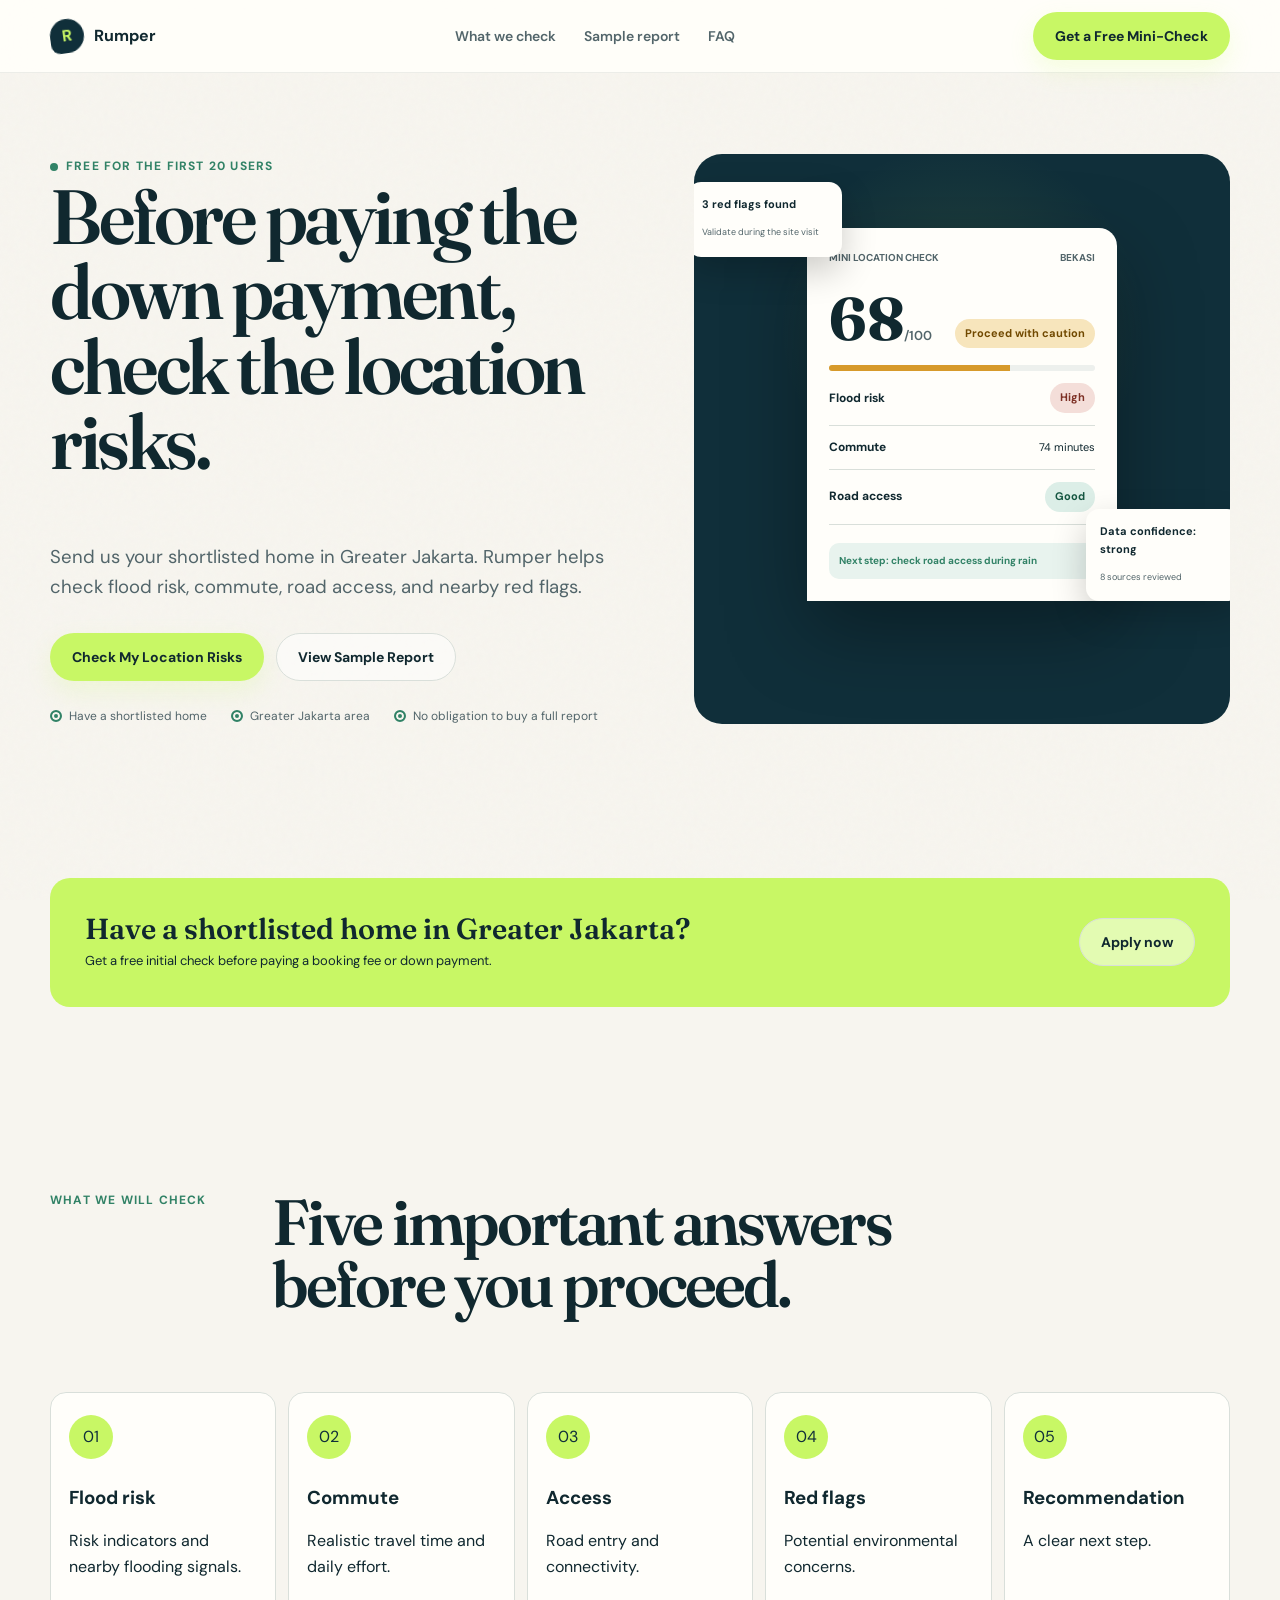
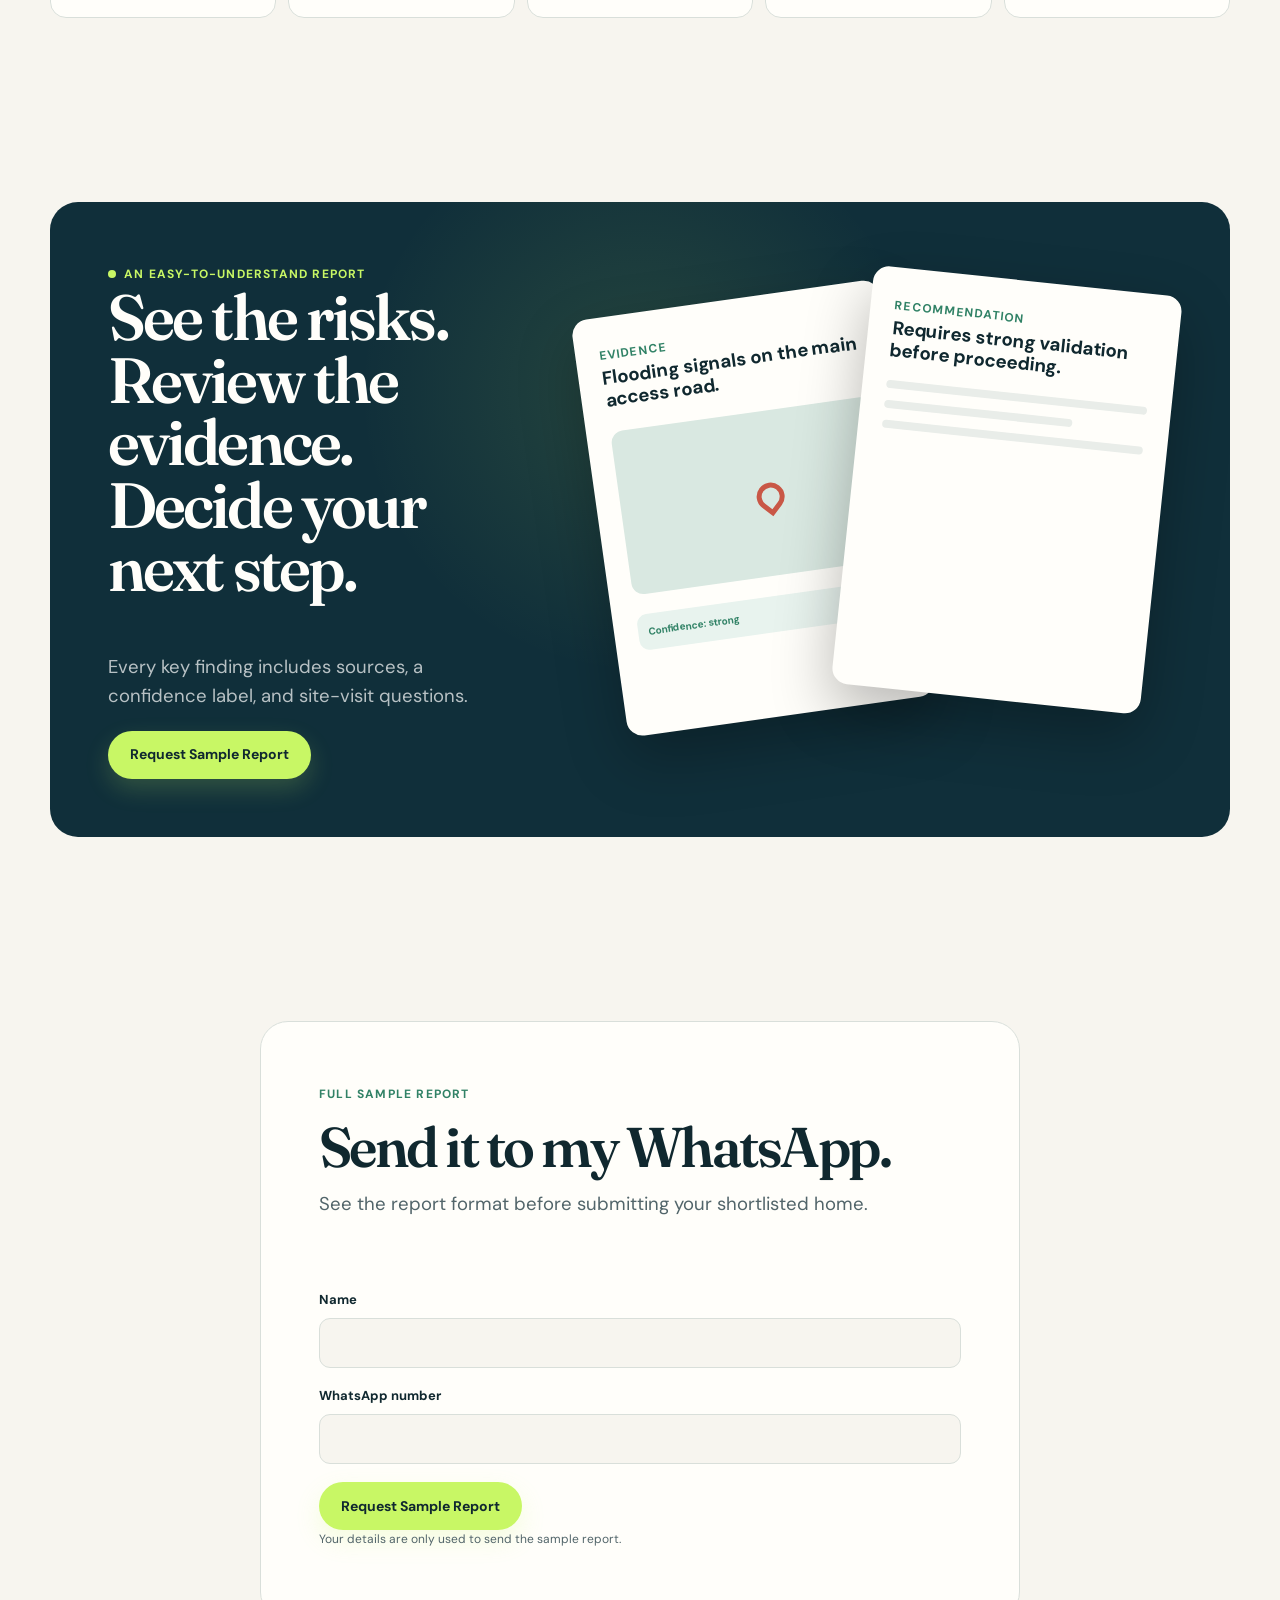
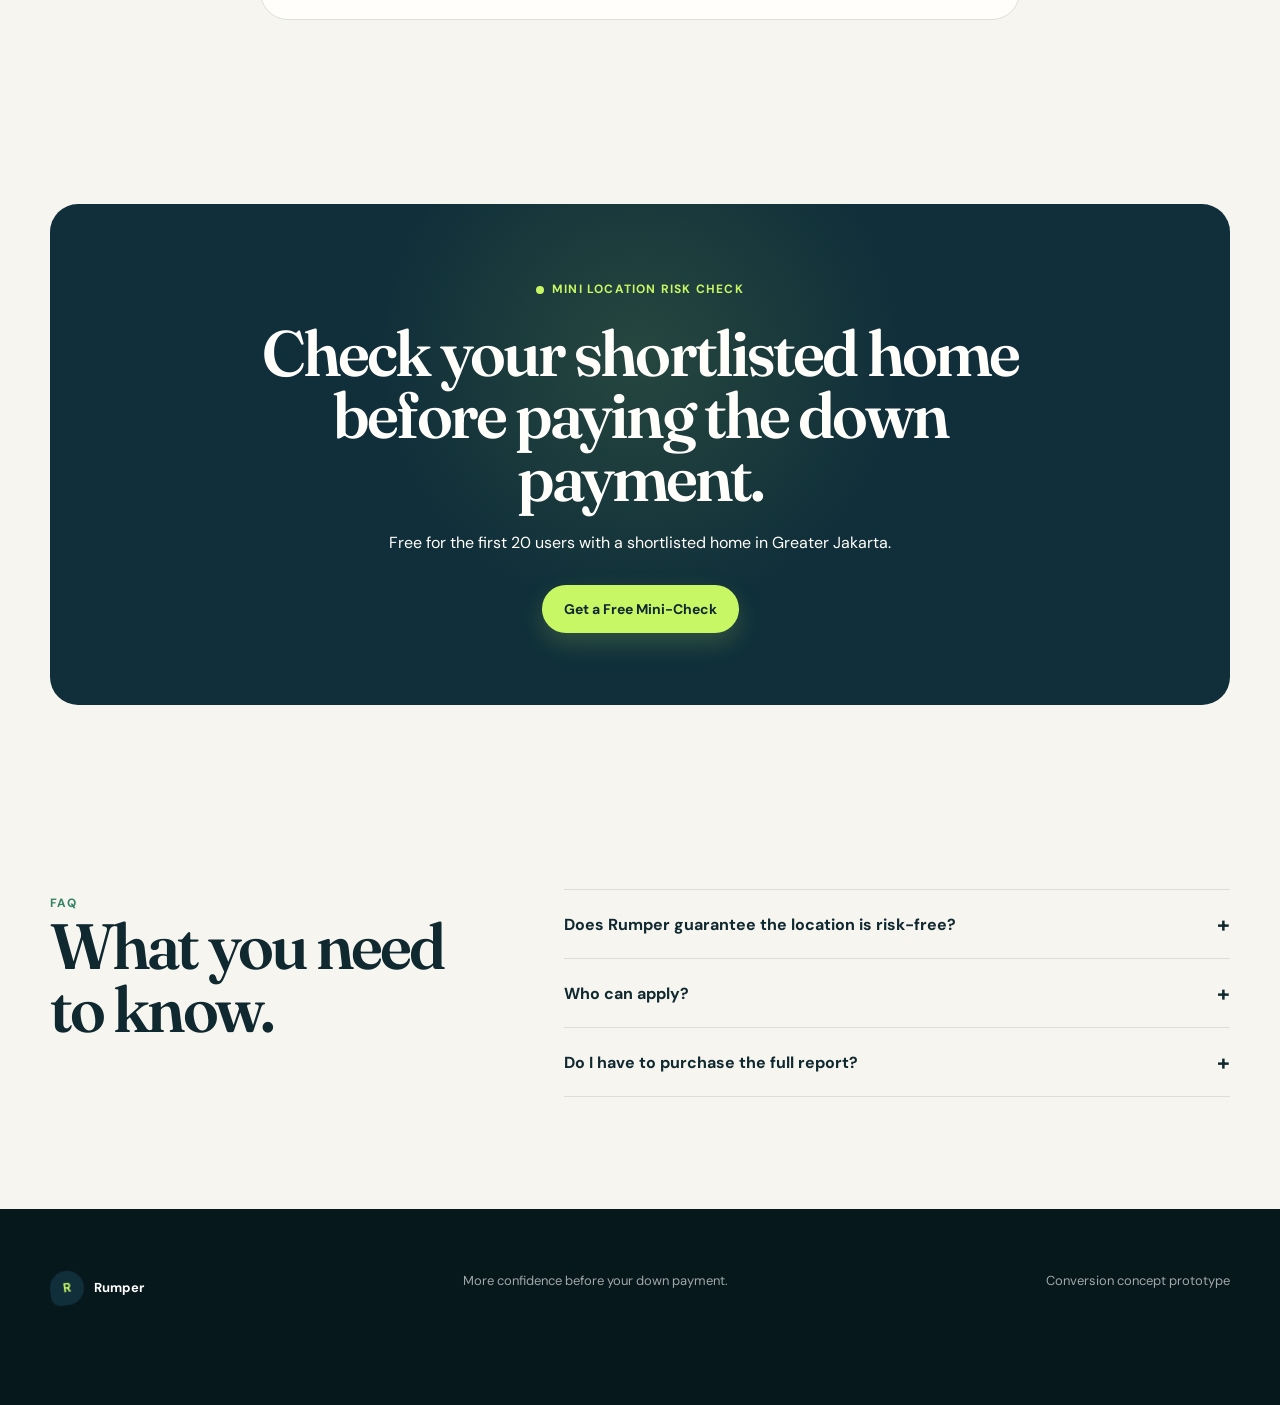
<file: apps/website/campaign-concepts/conversion.html>
<!doctype html>
<html lang="en">
<head><meta charset="UTF-8"><meta name="viewport" content="width=device-width, initial-scale=1"><title>Rumper — Conversion Concept</title><link rel="stylesheet" href="shared.css"></head>
<body class="conversion">
  <a class="skip" href="#main">Skip to main content</a>
  <header class="nav"><nav class="shell nav-inner"><a class="brand" href="index.html"><span class="brand-mark">R</span>Rumper</a><div class="nav-links"><a href="#checks">What we check</a><a href="#sample">Sample report</a><a href="#faq">FAQ</a></div><a class="button button-primary" href="#offer">Get a Free Mini-Check</a></nav></header>
  <main id="main">
    <section class="shell conversion-hero" data-hero><div><span class="eyebrow">Free for the first 20 users</span><h1>Before paying the down payment, check the location risks.</h1><p class="lead">Send us your shortlisted home in Greater Jakarta. Rumper helps check flood risk, commute, road access, and nearby red flags.</p><div class="hero-actions"><a class="button button-primary" href="#offer">Check My Location Risks</a><a class="button button-secondary" href="#sample">View Sample Report</a></div><div class="conversion-proof"><span>Have a shortlisted home</span><span>Greater Jakarta area</span><span>No obligation to buy a full report</span></div></div><div class="dark-panel conversion-stage"><div class="float-card one"><b>3 red flags found</b><span>Validate during the site visit</span></div><div class="float-card two"><b>Data confidence: strong</b><span>8 sources reviewed</span></div><article class="report"><div class="report-top"><span>Mini Location Check</span><span>Bekasi</span></div><div class="score"><strong>68<span>/100</span></strong><span class="badge badge-warning">Proceed with caution</span></div><div class="meter"><span></span></div><div class="finding"><strong>Flood risk</strong><span class="badge badge-danger">High</span></div><div class="finding"><strong>Commute</strong><span>74 minutes</span></div><div class="finding"><strong>Road access</strong><span class="badge badge-positive">Good</span></div><div class="confidence">Next step: check road access during rain</div></article></div></section>

    <section class="section-tight"><div class="shell"><div class="inline-offer reveal"><div><h3>Have a shortlisted home in Greater Jakarta?</h3><p>Get a free initial check before paying a booking fee or down payment.</p></div><a class="button button-secondary" href="#offer">Apply now</a></div></div></section>

    <section class="section" id="checks"><div class="shell"><div class="section-head reveal"><span class="label">What we will check</span><div><h2>Five important answers before you proceed.</h2></div></div><div class="quick-grid"><article class="quick-card"><span class="icon">01</span><h3>Flood risk</h3><p>Risk indicators and nearby flooding signals.</p></article><article class="quick-card"><span class="icon">02</span><h3>Commute</h3><p>Realistic travel time and daily effort.</p></article><article class="quick-card"><span class="icon">03</span><h3>Access</h3><p>Road entry and connectivity.</p></article><article class="quick-card"><span class="icon">04</span><h3>Red flags</h3><p>Potential environmental concerns.</p></article><article class="quick-card"><span class="icon">05</span><h3>Recommendation</h3><p>A clear next step.</p></article></div></div></section>

    <section class="section-tight" id="sample"><div class="shell"><div class="dark-panel showcase reveal"><div class="showcase-grid"><div><span class="eyebrow" style="color:var(--lime)">An easy-to-understand report</span><h2>See the risks. Review the evidence. Decide your next step.</h2><p class="lead">Every key finding includes sources, a confidence label, and site-visit questions.</p><a class="button button-primary" href="#request">Request Sample Report</a></div><div class="report-spread"><article class="report-page"><span class="label">Evidence</span><h3>Flooding signals on the main access road.</h3><div class="mini-map"></div><div class="confidence">Confidence: strong</div></article><article class="report-page"><span class="label">Recommendation</span><h3>Requires strong validation before proceeding.</h3><div class="list-line"></div><div class="list-line"></div><div class="list-line"></div></article></div></div></div></div></section>

    <section class="section" id="request"><div class="narrow"><form class="form-panel" style="grid-template-columns:1fr" data-sample-form novalidate><div><span class="label">Full sample report</span><h2 style="font-size:3.5rem;margin:15px 0">Send it to my WhatsApp.</h2><p class="lead">See the report format before submitting your shortlisted home.</p></div><div><div class="field"><label for="c-name">Name</label><input id="c-name" required autocomplete="name"><span class="error">Enter a name with at least 3 characters.</span></div><div class="field"><label for="c-wa">WhatsApp number</label><input id="c-wa" required inputmode="tel"><span class="error">Enter a valid WhatsApp number.</span></div><button class="button button-primary" type="submit">Request Sample Report</button><p class="helper">Your details are only used to send the sample report.</p></div></form></div></section>

    <section class="section-tight" id="offer" data-offer><div class="shell"><div class="dark-panel offer reveal"><span class="eyebrow" style="color:var(--lime)">Mini Location Risk Check</span><h2>Check your shortlisted home before paying the down payment.</h2><p>Free for the first 20 users with a shortlisted home in Greater Jakarta.</p><div class="hero-actions"><a class="button button-primary" href="#">Get a Free Mini-Check</a></div></div></div></section>
    <section class="section" id="faq"><div class="shell faq"><div><span class="label">FAQ</span><h2>What you need to know.</h2></div><div><details><summary>Does Rumper guarantee the location is risk-free?</summary><p>No. The results indicate potential risks and do not replace a physical site visit.</p></details><details><summary>Who can apply?</summary><p>Anyone with a shortlisted home in Greater Jakarta.</p></details><details><summary>Do I have to purchase the full report?</summary><p>No. The free Mini-Check does not require a follow-up purchase.</p></details></div></div></section>
  </main>
  <footer><div class="shell footer-row"><a class="brand" href="#"><span class="brand-mark">R</span>Rumper</a><span>More confidence before your down payment.</span><span>Conversion concept prototype</span></div></footer>
  <div class="sticky-cta"><a class="button button-primary" href="#offer">Get a Free Mini-Check</a></div>
  <script src="shared.js"></script>
</body></html>
</file>
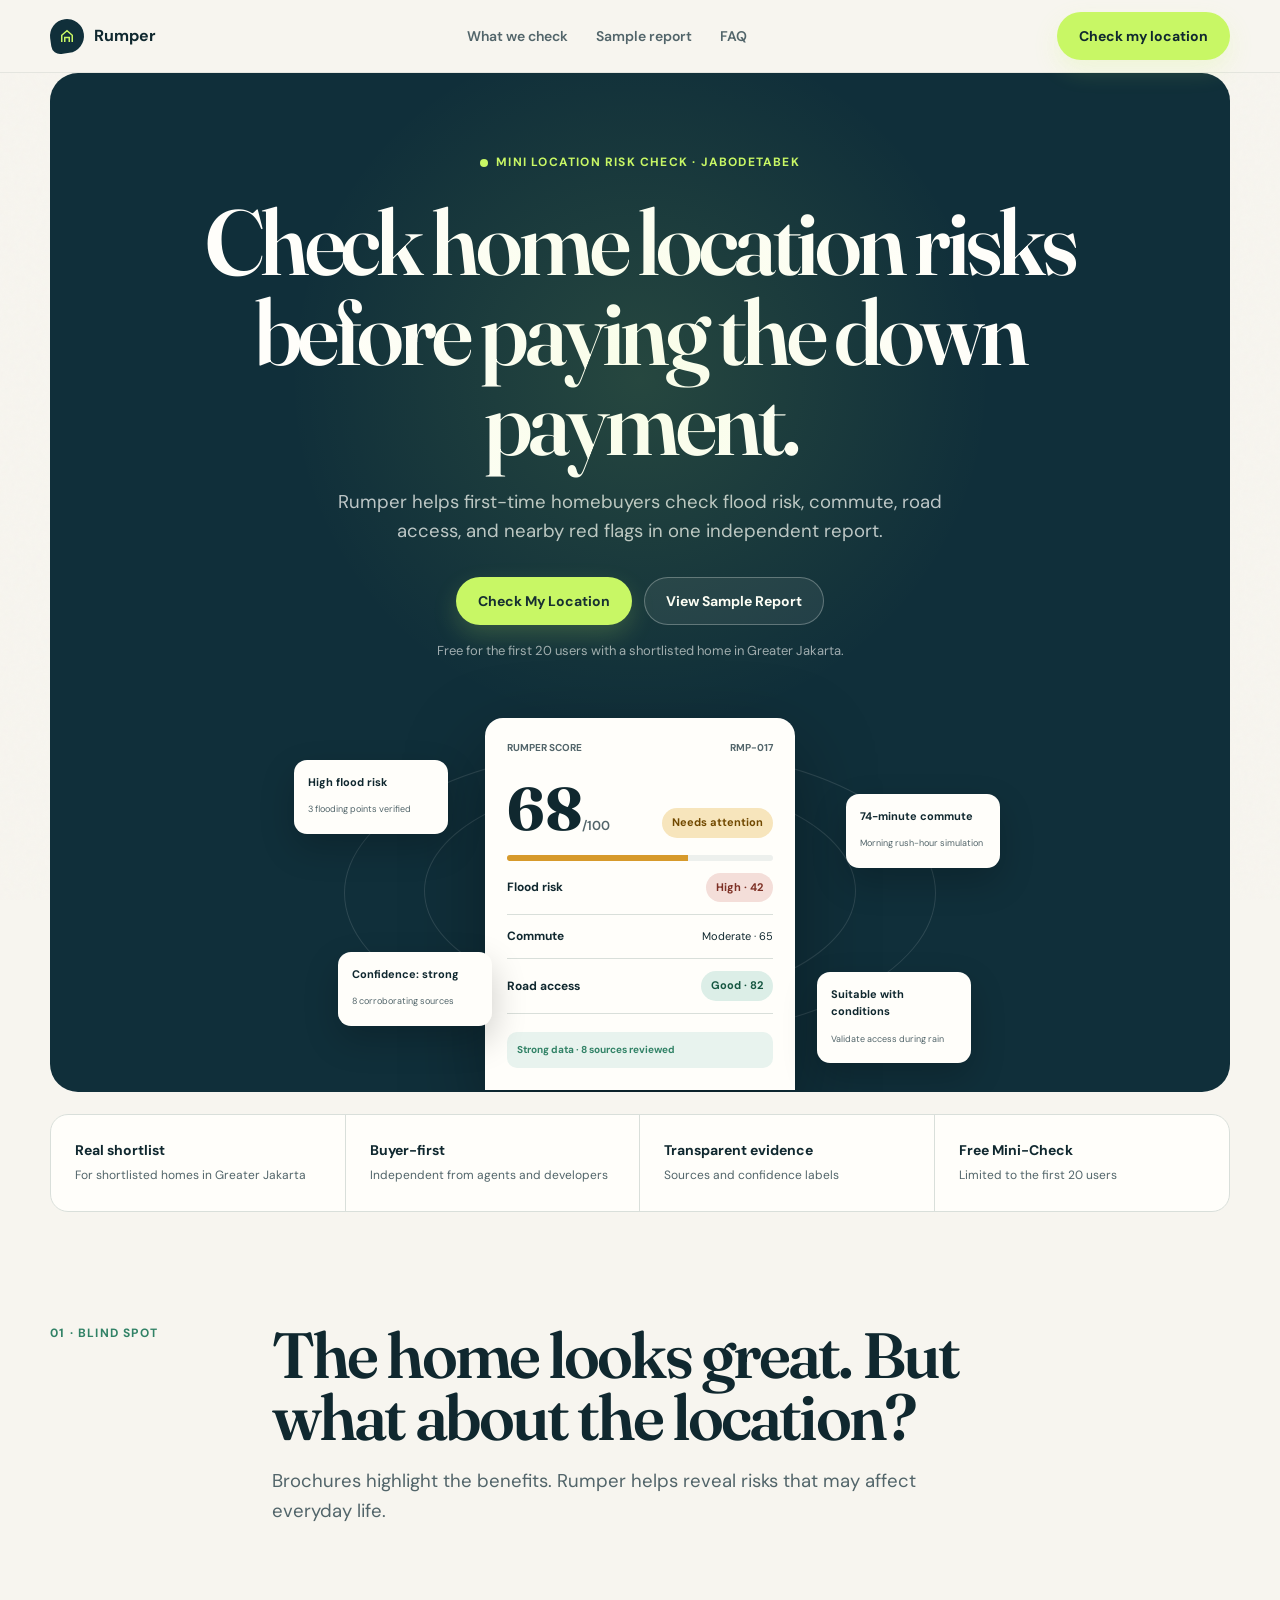
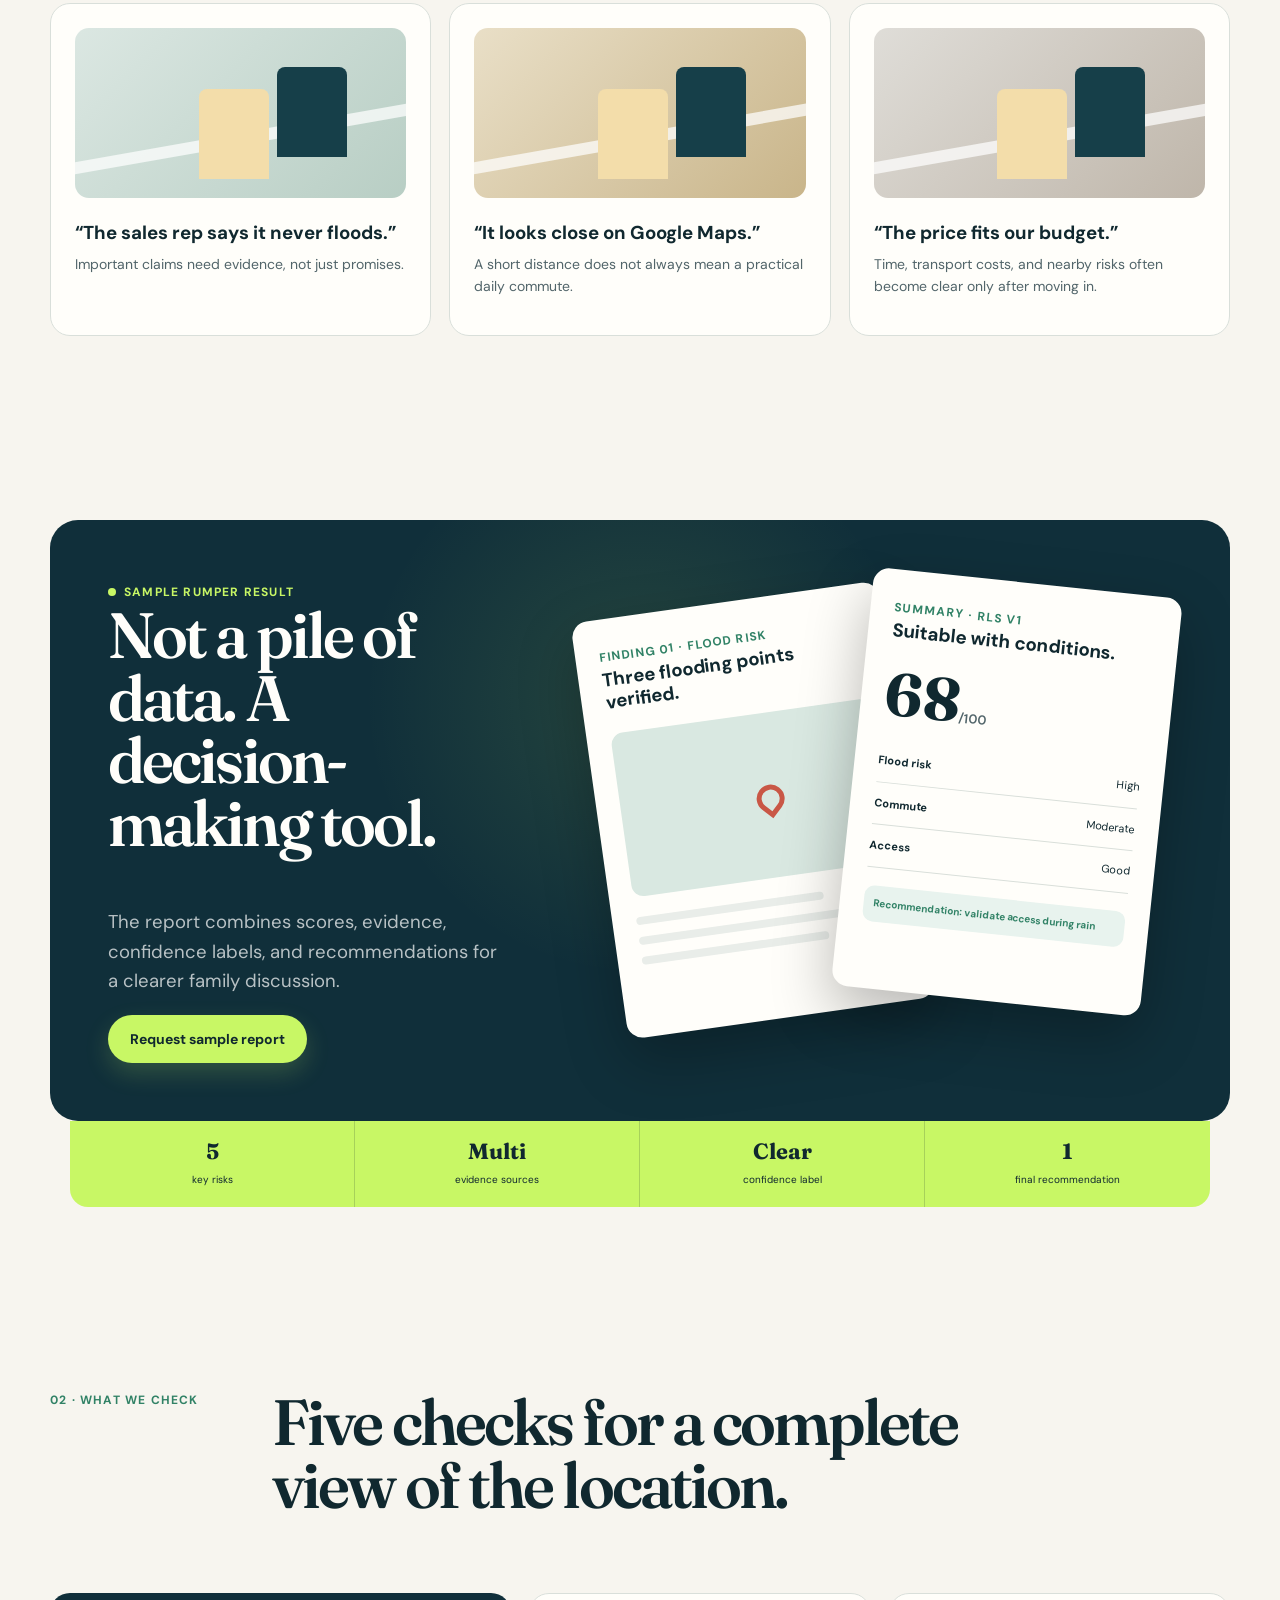
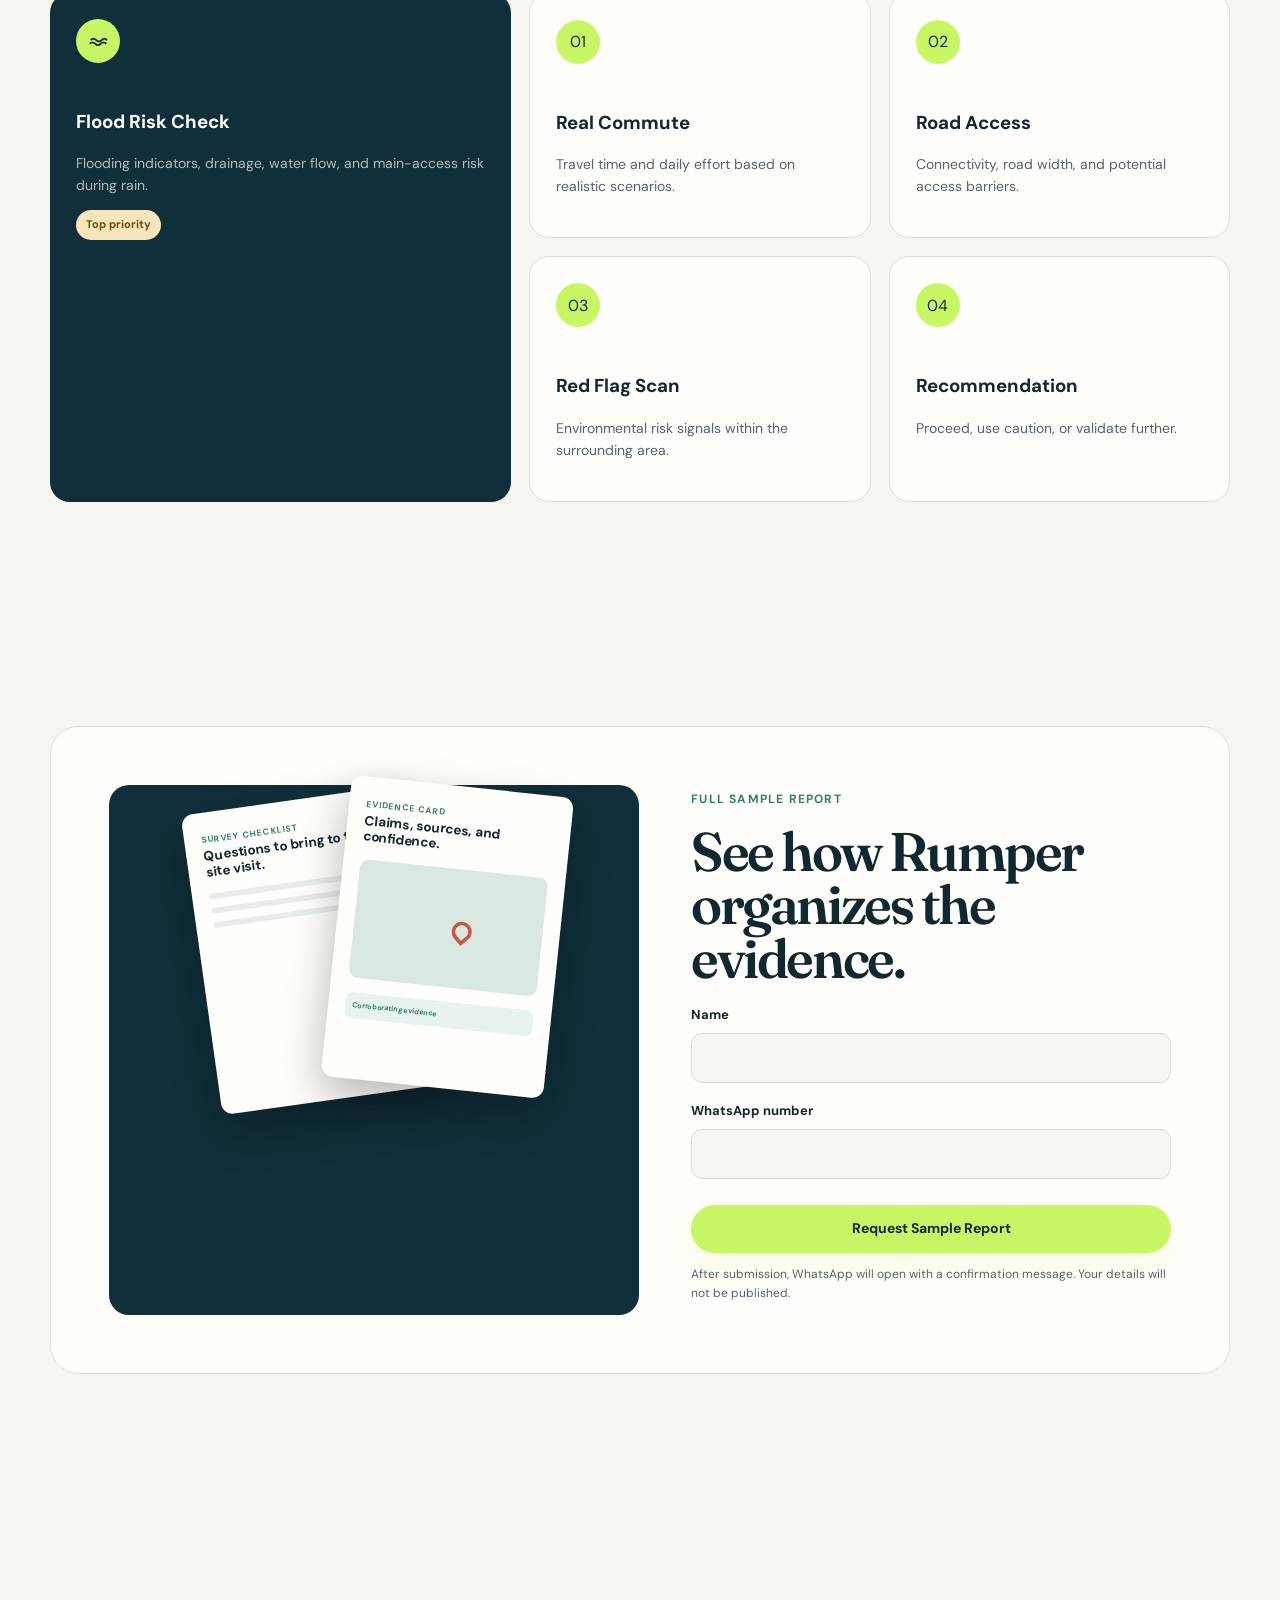
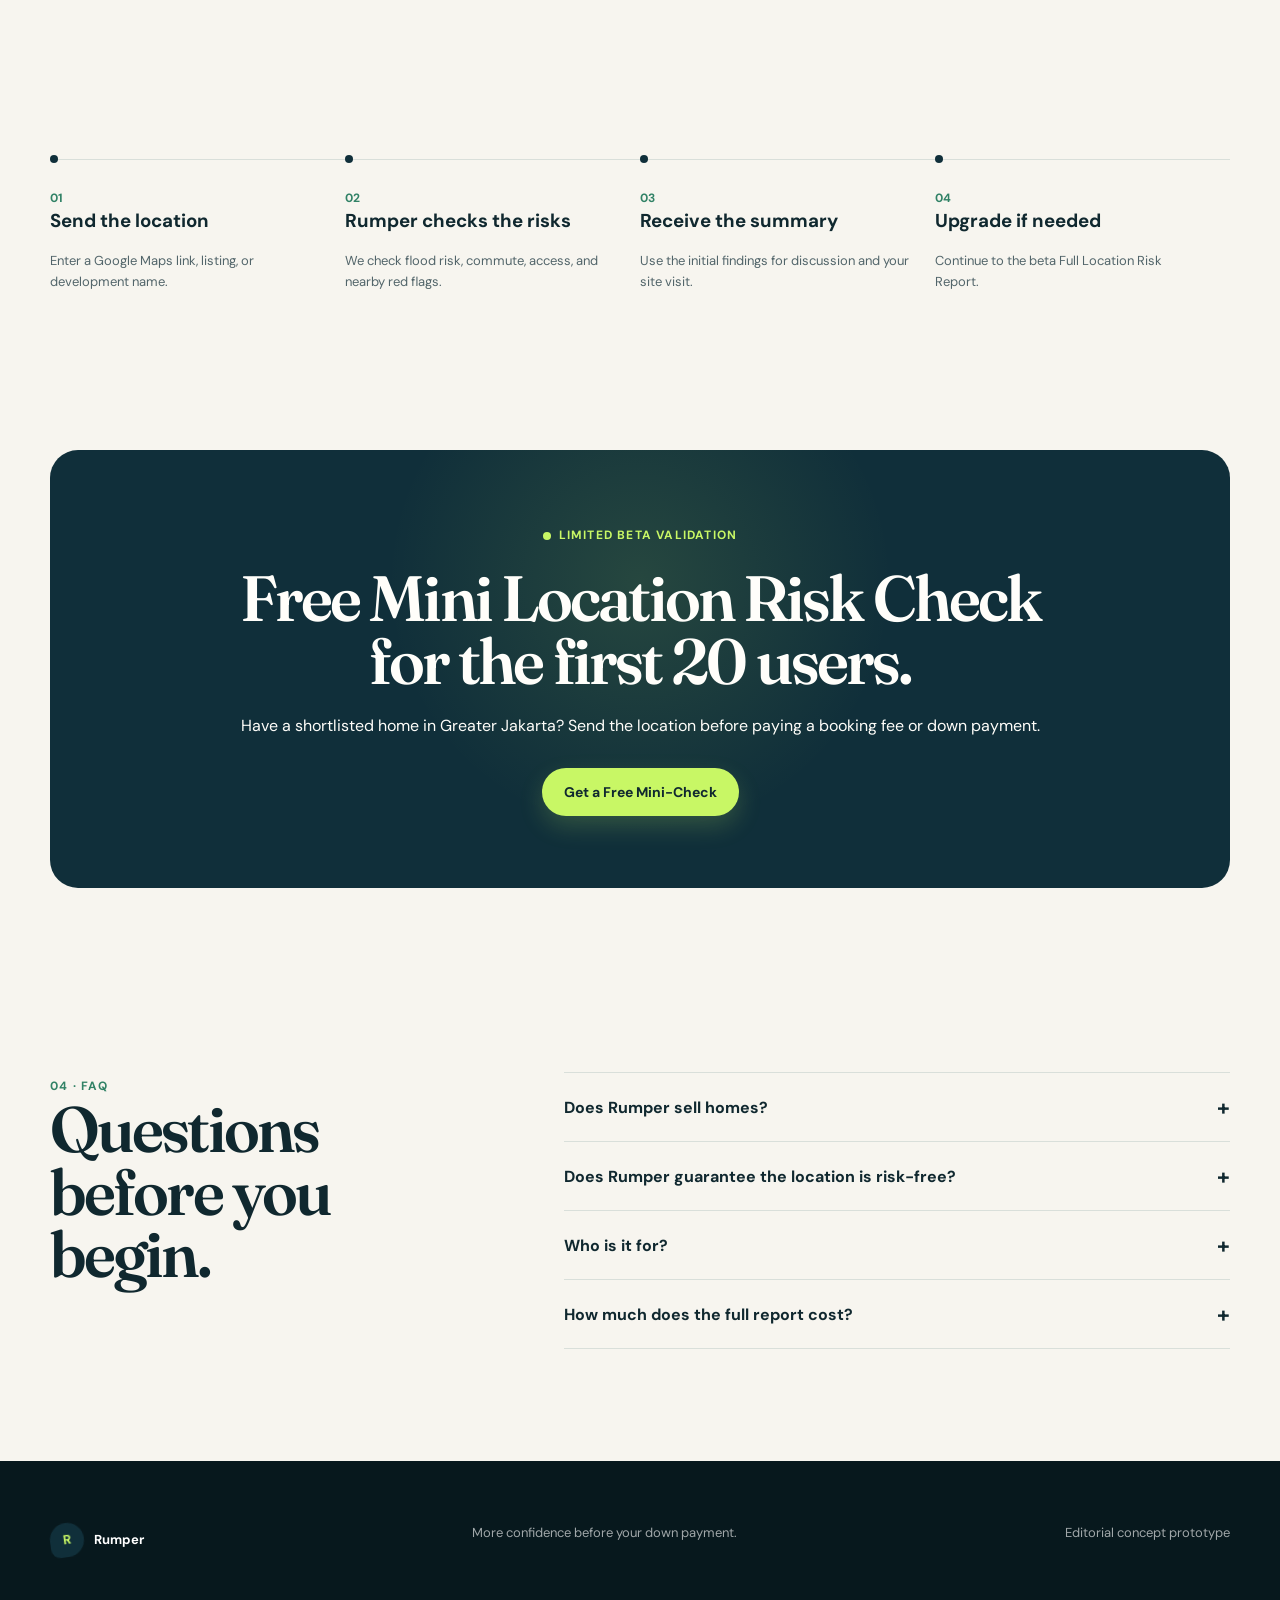
<file: apps/website/campaign-concepts/editorial.html>
<!doctype html>
<html lang="en">
<head>
  <meta charset="UTF-8"><meta name="viewport" content="width=device-width, initial-scale=1">
  <meta name="description" content="Check home location risks before paying the down payment.">
  <title>Before the Down Payment, Check the Location — Rumper</title><link rel="stylesheet" href="shared.css?v=hero-actions-4">
</head>
<body>
  <a class="skip" href="#main">Skip to main content</a>
  <header class="nav"><nav class="shell nav-inner" aria-label="Main navigation">
    <a class="brand" href="index.html"><span class="brand-mark"><svg viewBox="0 0 24 24" fill="none" stroke="currentColor" stroke-width="2"><path d="M5 20v-9l7-6 7 6v9M9 20v-6h6v6"/></svg></span>Rumper</a>
    <div class="nav-links"><a href="#what-we-check">What we check</a><a href="#report-preview">Sample report</a><a href="#faq">FAQ</a></div>
    <a class="button button-primary" href="#sample">Check my location</a>
  </nav></header>
  <main id="main">
    <section class="shell" data-hero>
      <div class="dark-panel hero-panel">
        <span class="eyebrow" style="color:var(--lime)">Mini Location Risk Check · Jabodetabek</span>
        <h1>Check home location risks before paying the down payment.</h1>
        <p class="lead">Rumper helps first-time homebuyers check flood risk, commute, road access, and nearby red flags in one independent report.</p>
        <div class="hero-actions"><a class="button button-primary" href="#sample" data-hero-scroll>Check My Location</a><a class="button button-light" href="#offer" data-hero-scroll>View Sample Report</a></div>
        <p class="hero-note">Free for the first 20 users with a shortlisted home in Greater Jakarta.</p>
        <div class="orbit" aria-label="Rumper report and evidence preview">
          <div class="float-card one"><b>High flood risk</b><span>3 flooding points verified</span></div>
          <div class="float-card two"><b>74-minute commute</b><span>Morning rush-hour simulation</span></div>
          <div class="float-card three"><b>Confidence: strong</b><span>8 corroborating sources</span></div>
          <div class="float-card four"><b>Suitable with conditions</b><span>Validate access during rain</span></div>
          <article class="report"><div class="report-top"><span>Rumper Score</span><span>RMP-017</span></div><div class="score"><strong>68<span>/100</span></strong><span class="badge badge-warning">Needs attention</span></div><div class="meter"><span></span></div><div class="finding"><strong>Flood risk</strong><span class="badge badge-danger">High · 42</span></div><div class="finding"><strong>Commute</strong><span>Moderate · 65</span></div><div class="finding"><strong>Road access</strong><span class="badge badge-positive">Good · 82</span></div><div class="confidence">Strong data · 8 sources reviewed</div></article>
        </div>
      </div>
      <div class="trust-strip reveal"><div class="trust-item"><b>Real shortlist</b><span>For shortlisted homes in Greater Jakarta</span></div><div class="trust-item"><b>Buyer-first</b><span>Independent from agents and developers</span></div><div class="trust-item"><b>Transparent evidence</b><span>Sources and confidence labels</span></div><div class="trust-item"><b>Free Mini-Check</b><span>Limited to the first 20 users</span></div></div>
    </section>

    <section class="section"><div class="shell"><div class="section-head reveal"><span class="label">01 · Blind spot</span><div><h2>The home looks great. But what about the location?</h2><p class="lead">Brochures highlight the benefits. Rumper helps reveal risks that may affect everyday life.</p></div></div><div class="problem-grid">
      <article class="problem-card reveal"><div class="visual"></div><h3>“The sales rep says it never floods.”</h3><p>Important claims need evidence, not just promises.</p></article>
      <article class="problem-card reveal"><div class="visual"></div><h3>“It looks close on Google Maps.”</h3><p>A short distance does not always mean a practical daily commute.</p></article>
      <article class="problem-card reveal"><div class="visual"></div><h3>“The price fits our budget.”</h3><p>Time, transport costs, and nearby risks often become clear only after moving in.</p></article>
    </div></div></section>

    <section class="section-tight" id="report-preview"><div class="shell"><div class="dark-panel showcase reveal"><div class="showcase-grid"><div><span class="eyebrow" style="color:var(--lime)">Sample Rumper result</span><h2>Not a pile of data. A decision-making tool.</h2><p class="lead">The report combines scores, evidence, confidence labels, and recommendations for a clearer family discussion.</p><a class="button button-primary" href="#sample">Request sample report</a></div><div class="report-spread"><article class="report-page"><span class="label">Finding 01 · Flood risk</span><h3>Three flooding points verified.</h3><div class="mini-map"></div><div class="list-line"></div><div class="list-line"></div><div class="list-line"></div></article><article class="report-page"><span class="label">Summary · RLS V1</span><h3>Suitable with conditions.</h3><div class="score"><strong>68<span>/100</span></strong></div><div class="finding"><b>Flood risk</b><span>High</span></div><div class="finding"><b>Commute</b><span>Moderate</span></div><div class="finding"><b>Access</b><span>Good</span></div><div class="confidence">Recommendation: validate access during rain</div></article></div></div></div><div class="metric-strip"><div><strong>5</strong><span>key risks</span></div><div><strong>Multi</strong><span>evidence sources</span></div><div><strong>Clear</strong><span>confidence label</span></div><div><strong>1</strong><span>final recommendation</span></div></div></div></section>

    <section class="section" id="what-we-check"><div class="shell"><div class="section-head reveal"><span class="label">02 · What we check</span><div><h2>Five checks for a complete view of the location.</h2></div></div><div class="risk-grid">
      <article class="risk-card featured reveal"><span class="icon"><svg viewBox="0 0 24 24" fill="none" stroke="currentColor" stroke-width="2"><path d="M3 15c2-2 4-2 6 0s4 2 6 0 4-2 6 0M4 11c2-2 4-2 6 0s4 2 6 0 4-2 6 0"/></svg></span><h3>Flood Risk Check</h3><p>Flooding indicators, drainage, water flow, and main-access risk during rain.</p><span class="badge badge-warning">Top priority</span></article>
      <article class="risk-card reveal"><span class="icon">01</span><h3>Real Commute</h3><p>Travel time and daily effort based on realistic scenarios.</p></article><article class="risk-card reveal"><span class="icon">02</span><h3>Road Access</h3><p>Connectivity, road width, and potential access barriers.</p></article><article class="risk-card reveal"><span class="icon">03</span><h3>Red Flag Scan</h3><p>Environmental risk signals within the surrounding area.</p></article><article class="risk-card reveal"><span class="icon">04</span><h3>Recommendation</h3><p>Proceed, use caution, or validate further.</p></article>
    </div></div></section>

    <section class="section" id="sample"><div class="shell"><div class="form-panel reveal"><div class="sample-art"><div class="report-spread"><article class="report-page"><span class="label">Survey checklist</span><h3>Questions to bring to the site visit.</h3><div class="list-line"></div><div class="list-line"></div><div class="list-line"></div></article><article class="report-page"><span class="label">Evidence card</span><h3>Claims, sources, and confidence.</h3><div class="mini-map"></div><div class="confidence">Corroborating evidence</div></article></div></div><form class="form" data-sample-form novalidate><span class="label">Full sample report</span><h2 style="font-size:3.4rem;margin:14px 0 20px">See how Rumper organizes the evidence.</h2><div class="field"><label for="name">Name</label><input id="name" required autocomplete="name"><span class="error" role="alert">Enter a name with at least 3 characters.</span></div><div class="field"><label for="wa">WhatsApp number</label><input id="wa" required inputmode="tel" autocomplete="tel"><span class="error" role="alert">Enter a valid WhatsApp number.</span></div><button class="button button-primary" type="submit">Request Sample Report</button><p class="helper">After submission, WhatsApp will open with a confirmation message. Your details will not be published.</p></form></div></div></section>

    <section class="section-tight"><div class="shell"><div class="section-head reveal"><span class="label">03 · How it works</span><div><h2>From a shortlisted home to a clear risk summary.</h2></div></div><div class="steps"><article class="step"><span>01</span><h3>Send the location</h3><p>Enter a Google Maps link, listing, or development name.</p></article><article class="step"><span>02</span><h3>Rumper checks the risks</h3><p>We check flood risk, commute, access, and nearby red flags.</p></article><article class="step"><span>03</span><h3>Receive the summary</h3><p>Use the initial findings for discussion and your site visit.</p></article><article class="step"><span>04</span><h3>Upgrade if needed</h3><p>Continue to the beta Full Location Risk Report.</p></article></div></div></section>

    <section class="section-tight" id="offer" data-offer><div class="shell"><div class="dark-panel offer reveal"><span class="eyebrow" style="color:var(--lime)">Limited beta validation</span><h2>Free Mini Location Risk Check for the first 20 users.</h2><p>Have a shortlisted home in Greater Jakarta? Send the location before paying a booking fee or down payment.</p><div class="hero-actions"><a class="button button-primary" href="#">Get a Free Mini-Check</a></div></div></div></section>

    <section class="section" id="faq"><div class="shell faq"><div><span class="label">04 · FAQ</span><h2>Questions before you begin.</h2></div><div><details><summary>Does Rumper sell homes?</summary><p>No. Rumper is not a property agent and does not sell home listings.</p></details><details><summary>Does Rumper guarantee the location is risk-free?</summary><p>No. Rumper provides risk indicators based on available data and does not replace a physical site visit.</p></details><details><summary>Who is it for?</summary><p>First-time homebuyers with a shortlisted home in Greater Jakarta.</p></details><details><summary>How much does the full report cost?</summary><p>The estimated beta price for a Full Location Risk Report is Rp99,000–Rp149,000.</p></details></div></div></section>
  </main>
  <footer><div class="shell footer-row"><a class="brand" href="#"><span class="brand-mark">R</span>Rumper</a><span>More confidence before your down payment.</span><span>Editorial concept prototype</span></div></footer>
  <div class="sticky-cta"><a class="button button-primary" href="#sample">Check My Location</a></div>
  <script src="shared.js?v=hero-actions-5"></script>
</body>
</html>
</file>
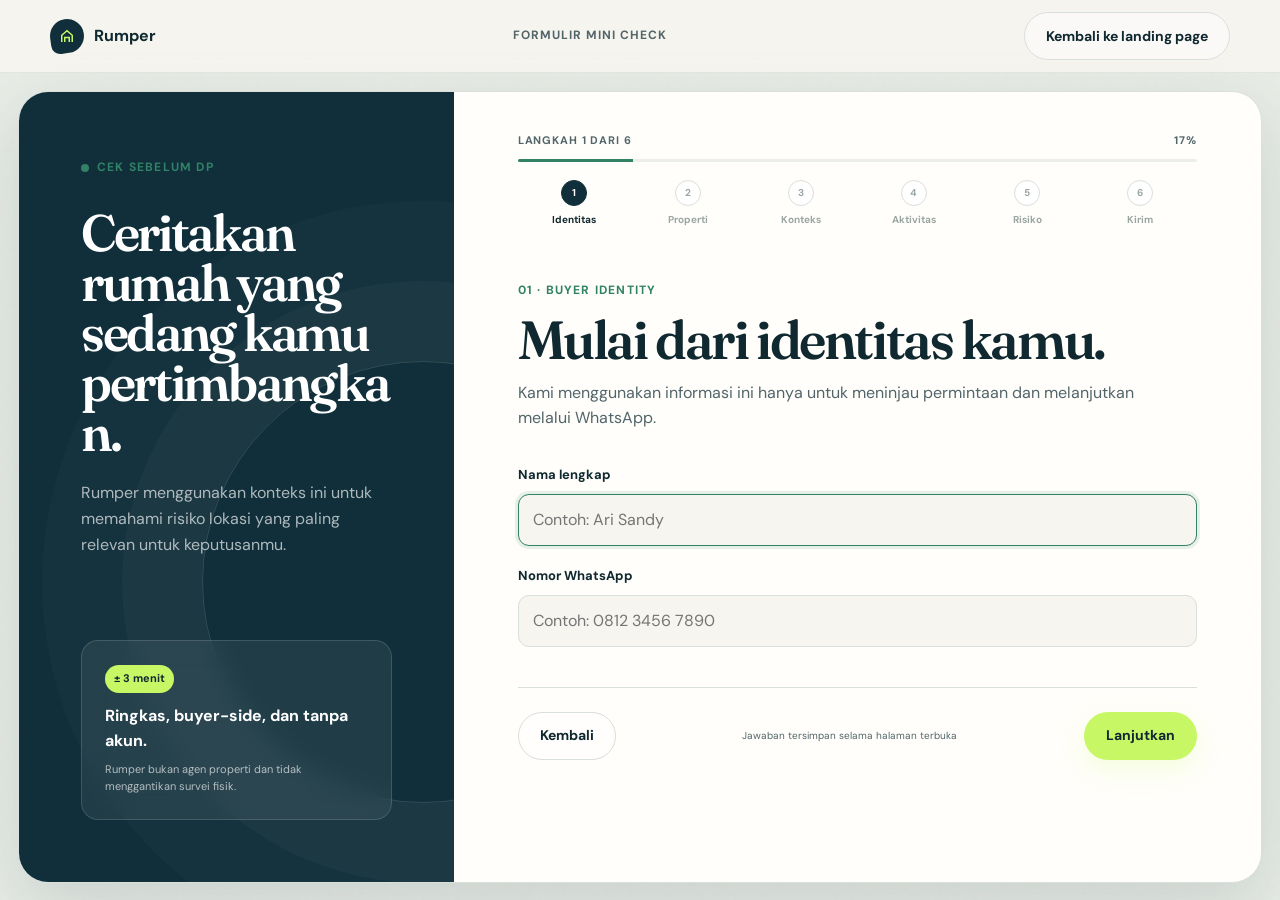
<file: apps/website/campaign-concepts/intake.html>
<!doctype html>
<html lang="id">
<head>
  <meta charset="UTF-8">
  <meta name="viewport" content="width=device-width, initial-scale=1">
  <meta name="description" content="Bagikan kandidat rumah dan kekhawatiran lokasi untuk ditinjau Rumper.">
  <title>Cek Risiko Lokasi Rumah Saya — Rumper</title>
  <link rel="stylesheet" href="shared.css?v=intake-prototype-2">
</head>
<body class="intake-page">
  <a class="skip" href="#intake-main">Lewati ke formulir</a>
  <header class="nav">
    <nav class="shell nav-inner" aria-label="Navigasi formulir">
      <a class="brand" href="editorial.html">
        <span class="brand-mark"><svg viewBox="0 0 24 24" fill="none" stroke="currentColor" stroke-width="2"><path d="M5 20v-9l7-6 7 6v9M9 20v-6h6v6"/></svg></span>
        Rumper
      </a>
      <span class="intake-nav-note">Formulir Mini Check</span>
      <a class="button button-secondary intake-back-link" href="editorial.html">Kembali ke landing page</a>
    </nav>
  </header>

  <main id="intake-main" class="intake-shell">
    <aside class="intake-aside">
      <div>
        <span class="eyebrow">Cek sebelum DP</span>
        <h1>Ceritakan rumah yang sedang kamu pertimbangkan.</h1>
        <p>Rumper menggunakan konteks ini untuk memahami risiko lokasi yang paling relevan untuk keputusanmu.</p>
      </div>
      <div class="intake-promise">
        <span>± 3 menit</span>
        <strong>Ringkas, buyer-side, dan tanpa akun.</strong>
        <p>Rumper bukan agen properti dan tidak menggantikan survei fisik.</p>
      </div>
    </aside>

    <section class="intake-workspace" aria-labelledby="step-title">
      <div class="intake-progress">
        <div class="progress-copy"><span data-progress-label>Langkah 1 dari 6</span><span data-progress-percent>17%</span></div>
        <div class="progress-track" aria-hidden="true"><span data-progress-bar></span></div>
        <ol class="progress-dots" aria-label="Kemajuan formulir">
          <li class="active"><span>1</span><b>Identitas</b></li>
          <li><span>2</span><b>Properti</b></li>
          <li><span>3</span><b>Konteks</b></li>
          <li><span>4</span><b>Aktivitas</b></li>
          <li><span>5</span><b>Risiko</b></li>
          <li><span>6</span><b>Kirim</b></li>
        </ol>
      </div>

      <form id="intake-form" novalidate>
        <section class="intake-step active" data-step="1">
          <span class="label">01 · Buyer Identity</span>
          <h2 id="step-title">Mulai dari identitas kamu.</h2>
          <p class="step-lead">Kami menggunakan informasi ini hanya untuk meninjau permintaan dan melanjutkan melalui WhatsApp.</p>
          <div class="field">
            <label for="full-name">Nama lengkap</label>
            <input id="full-name" name="full_name" autocomplete="name" required minlength="2" maxlength="100" placeholder="Contoh: Ari Sandy">
            <span class="error">Masukkan nama lengkap minimal 2 karakter.</span>
          </div>
          <div class="field">
            <label for="whatsapp-number">Nomor WhatsApp</label>
            <input id="whatsapp-number" name="whatsapp_number" autocomplete="tel" inputmode="tel" required placeholder="Contoh: 0812 3456 7890">
            <span class="error">Masukkan nomor WhatsApp yang valid.</span>
          </div>
        </section>

        <section class="intake-step" data-step="2">
          <span class="label">02 · Property Candidate</span>
          <h2>Rumah mana yang ingin kamu cek?</h2>
          <p class="step-lead">Satu referensi spesifik membantu Rumper memberi tinjauan yang lebih relevan.</p>
          <div class="field"><label for="property-name">Nama properti atau perumahan</label><input id="property-name" name="property_name_or_area" maxlength="200" placeholder="Contoh: Perumahan Taman Arunika"></div>
          <div class="field"><label for="maps-url">Link Google Maps</label><input id="maps-url" name="google_maps_url" type="url" placeholder="https://maps.google.com/..."><span class="error">Masukkan link Google Maps yang valid.</span></div>
          <div class="field"><label for="listing-url">Link listing properti</label><input id="listing-url" name="listing_url" type="url" placeholder="https://..."><span class="error">Masukkan link listing yang valid.</span></div>
          <label class="choice-card exploratory-card"><input type="checkbox" name="is_exploratory"><span><strong>Saya masih eksplorasi</strong><small>Belum punya lokasi spesifik untuk dicek.</small></span></label>
          <p class="step-error" data-property-error>Pilih eksplorasi atau isi setidaknya satu referensi properti.</p>
        </section>

        <section class="intake-step" data-step="3">
          <span class="label">03 · Buying Context</span>
          <h2>Seberapa dekat keputusanmu?</h2>
          <p class="step-lead">Konteks ini membantu kami memprioritaskan permintaan yang mendekati booking fee atau DP.</p>
          <fieldset><legend>Rumah ini akan digunakan untuk apa?</legend><div class="choice-grid">
            <label class="choice-card"><input type="radio" name="purchase_purpose" value="Ditinggali sendiri" required><span>Ditinggali sendiri</span></label>
            <label class="choice-card"><input type="radio" name="purchase_purpose" value="Ditinggali bersama pasangan atau keluarga"><span>Bersama pasangan / keluarga</span></label>
            <label class="choice-card"><input type="radio" name="purchase_purpose" value="Investasi"><span>Investasi</span></label>
            <label class="choice-card"><input type="radio" name="purchase_purpose" value="Belum yakin"><span>Belum yakin</span></label>
          </div><p class="step-error">Pilih tujuan pembelian.</p></fieldset>
          <div class="field"><label for="buying-stage">Saat ini kamu sudah di tahap apa?</label><select id="buying-stage" name="buying_stage" required><option value="">Pilih tahap pembelian</option><option>Baru eksplorasi area</option><option>Sudah punya kandidat</option><option>Sudah survei lokasi</option><option>Hampir bayar booking fee</option><option>Hampir bayar DP</option><option>Sudah booking dan ingin validasi</option></select><span class="error">Pilih tahap pembelian saat ini.</span></div>
          <div class="field"><label for="decision-timeline">Kapan rencana booking fee atau DP?</label><select id="decision-timeline" name="decision_timeline" required><option value="">Pilih perkiraan waktu</option><option>Kurang dari 1 bulan</option><option>1–3 bulan</option><option>3–6 bulan</option><option>Lebih dari 6 bulan</option><option>Belum pasti</option></select><span class="error">Pilih perkiraan waktu keputusan.</span></div>
        </section>

        <section class="intake-step" data-step="4">
          <span class="label">04 · Daily Life Context</span>
          <h2>Seperti apa rutinitas harianmu?</h2>
          <p class="step-lead">Kami memakai konteks ini untuk memahami beban commute, bukan untuk melacak perjalananmu.</p>
          <div class="field"><label for="activity-location">Lokasi kerja atau aktivitas utama <em>Opsional</em></label><input id="activity-location" name="primary_activity_location" maxlength="200" placeholder="Contoh: SCBD, Jakarta Selatan"></div>
          <fieldset><legend>Transportasi utama sehari-hari</legend><div class="choice-grid transport-grid">
            <label class="choice-card"><input type="radio" name="primary_transport" value="Mobil pribadi" required><span>Mobil pribadi</span></label>
            <label class="choice-card"><input type="radio" name="primary_transport" value="Motor pribadi"><span>Motor pribadi</span></label>
            <label class="choice-card"><input type="radio" name="primary_transport" value="Transportasi umum"><span>Transportasi umum</span></label>
            <label class="choice-card"><input type="radio" name="primary_transport" value="Ojek online"><span>Ojek online</span></label>
            <label class="choice-card"><input type="radio" name="primary_transport" value="Kombinasi"><span>Kombinasi</span></label>
            <label class="choice-card"><input type="radio" name="primary_transport" value="Lainnya"><span>Lainnya</span></label>
          </div><p class="step-error">Pilih transportasi utama.</p></fieldset>
        </section>

        <section class="intake-step" data-step="5">
          <span class="label">05 · Risk Concerns</span>
          <h2>Apa yang paling membuatmu ragu?</h2>
          <p class="step-lead">Pilih semua risiko yang ingin kamu pahami sebelum membuat komitmen finansial.</p>
          <fieldset><legend class="sr-only">Risiko lokasi utama</legend><div class="concern-grid">
            <label class="concern-card"><input type="checkbox" name="risk_concerns" value="Banjir atau genangan"><span>〰</span><b>Banjir atau genangan</b></label>
            <label class="concern-card"><input type="checkbox" name="risk_concerns" value="Commute"><span>↗</span><b>Commute</b></label>
            <label class="concern-card"><input type="checkbox" name="risk_concerns" value="Akses jalan"><span>↔</span><b>Akses jalan</b></label>
            <label class="concern-card"><input type="checkbox" name="risk_concerns" value="Kemacetan"><span>≋</span><b>Kemacetan</b></label>
            <label class="concern-card"><input type="checkbox" name="risk_concerns" value="Transportasi umum"><span>▣</span><b>Transportasi umum</b></label>
            <label class="concern-card"><input type="checkbox" name="risk_concerns" value="Fasilitas keluarga"><span>＋</span><b>Fasilitas keluarga</b></label>
            <label class="concern-card"><input type="checkbox" name="risk_concerns" value="Lingkungan sekitar"><span>◎</span><b>Lingkungan sekitar</b></label>
            <label class="concern-card"><input type="checkbox" name="risk_concerns" value="Keamanan"><span>◇</span><b>Keamanan</b></label>
          </div><p class="step-error" data-concern-error>Pilih setidaknya satu risiko.</p></fieldset>
          <div class="field"><label for="concern-detail">Ceritakan kekhawatiran utama <em>Opsional</em></label><textarea id="concern-detail" name="concern_detail" maxlength="1000" rows="4" placeholder="Contoh: Sales mengatakan bebas banjir, tetapi akses masuk terlihat lebih rendah..."></textarea></div>
        </section>

        <section class="intake-step" data-step="6">
          <span class="label">06 · Consent and Submit</span>
          <h2>Periksa sebelum dikirim.</h2>
          <p class="step-lead">Ini adalah prototype. Data tidak disimpan dan WhatsApp tidak akan dibuka.</p>
          <div class="review-card" data-review></div>
          <div class="consent-stack">
            <label class="choice-card"><input type="checkbox" name="whatsapp_contact_consent" required><span><strong>Saya bersedia dihubungi melalui WhatsApp.</strong></span></label>
            <label class="choice-card"><input type="checkbox" name="privacy_acknowledgement" required><span><strong>Saya memahami data digunakan untuk memproses permintaan.</strong></span></label>
            <label class="choice-card"><input type="checkbox" name="feedback_consent"><span><strong>Saya bersedia memberi feedback.</strong><small>Opsional</small></span></label>
          </div>
          <p class="step-error" data-consent-error>Setujui kontak WhatsApp dan penggunaan data untuk mengirim permintaan.</p>
        </section>

        <section class="intake-success" data-success aria-live="polite">
          <div class="success-mark">✓</div>
          <span class="eyebrow">Prototype berhasil</span>
          <h2>Permintaanmu siap ditinjau.</h2>
          <p>Dalam produk nyata, data akan disimpan sebelum percakapan dilanjutkan melalui WhatsApp.</p>
          <div class="classification-card"><span>Klasifikasi awal</span><strong data-classification-label></strong><small data-classification-note></small></div>
          <p class="request-id">ID Prototype: <b data-request-id></b></p>
          <a class="button button-primary" href="editorial.html">Kembali ke landing page</a>
        </section>

        <div class="intake-actions" data-actions>
          <button class="button button-secondary" type="button" data-back disabled>Kembali</button>
          <span class="autosave-note">Jawaban tersimpan selama halaman terbuka</span>
          <button class="button button-primary" type="button" data-next>Lanjutkan</button>
          <button class="button button-primary" type="submit" data-submit>Kirim Lokasi untuk Dicek</button>
        </div>
      </form>
    </section>
  </main>
  <script src="intake.js?v=intake-prototype-2"></script>
</body>
</html>
</file>
<file: apps/website/campaign-concepts/shared.css>
@import url("https://fonts.googleapis.com/css2?family=DM+Sans:wght@400;500;600;700&family=Fraunces:opsz,wght@9..144,600;9..144,700&display=swap");

:root {
  --paper: #f7f5ef;
  --paper-2: #ecefe9;
  --white: #fffefa;
  --ink: #10282f;
  --muted: #52656a;
  --navy: #102f3a;
  --navy-2: #163f49;
  --lime: #c8f765;
  --lime-hover: #b4e851;
  --amber: #d79a2b;
  --red: #c95746;
  --green: #318266;
  --line: #d9dfda;
  --radius: 28px;
  --shadow: 0 24px 70px rgba(16, 40, 47, 0.14);
  --ease-enter: cubic-bezier(.16, 1, .3, 1);
}

* { box-sizing: border-box; }
html { scroll-behavior: smooth; }
body {
  margin: 0;
  color: var(--ink);
  background: var(--paper);
  font: 16px/1.6 "DM Sans", sans-serif;
}
body::before {
  position: fixed;
  z-index: -1;
  inset: 0;
  background-image: url("data:image/svg+xml,%3Csvg viewBox='0 0 180 180' xmlns='http://www.w3.org/2000/svg'%3E%3Cfilter id='n'%3E%3CfeTurbulence type='fractalNoise' baseFrequency='.9' numOctaves='2' stitchTiles='stitch'/%3E%3C/filter%3E%3Crect width='100%25' height='100%25' filter='url(%23n)' opacity='.025'/%3E%3C/svg%3E");
  content: "";
  pointer-events: none;
}
a { color: inherit; }
button, input { font: inherit; }
button, a { -webkit-tap-highlight-color: transparent; }
:focus-visible { outline: 3px solid var(--lime); outline-offset: 4px; }
.skip {
  position: fixed; z-index: 1000; top: 8px; left: 8px; padding: 10px 14px;
  border-radius: 10px; background: white; transform: translateY(-150%);
}
.skip:focus { transform: translateY(0); }
.shell { width: min(1180px, calc(100% - 40px)); margin-inline: auto; }
.narrow { width: min(760px, calc(100% - 40px)); margin-inline: auto; }
.nav {
  position: sticky; z-index: 50; top: 0; border-bottom: 1px solid rgba(16,40,47,.08);
  background: rgba(247,245,239,.86); backdrop-filter: blur(18px);
}
.nav-inner { display: flex; min-height: 72px; align-items: center; justify-content: space-between; gap: 24px; }
.brand { display: inline-flex; align-items: center; gap: 10px; font-weight: 700; text-decoration: none; }
.brand-mark {
  display: grid; width: 34px; height: 34px; place-items: center; border-radius: 50% 50% 50% 9px;
  color: var(--lime); background: var(--navy); transform: rotate(-8deg);
}
.brand-mark svg { width: 18px; transform: rotate(8deg); }
.nav-links { display: flex; align-items: center; gap: 28px; }
.nav-links a { color: var(--muted); font-size: 14px; font-weight: 600; text-decoration: none; }
.button {
  display: inline-flex; min-height: 48px; padding: 0 21px; align-items: center; justify-content: center;
  gap: 9px; border: 1px solid transparent; border-radius: 999px; font-size: 14px; font-weight: 700;
  text-decoration: none; cursor: pointer; transition: 180ms var(--ease-enter); touch-action: manipulation;
}
.button:hover { transform: translateY(-2px); }
.button:active { transform: scale(.98); }
.button-primary { color: var(--ink); background: var(--lime); box-shadow: 0 10px 24px rgba(200,247,101,.18); }
.button-primary:hover { background: var(--lime-hover); }
.button-secondary { color: var(--ink); border-color: var(--line); background: rgba(255,255,255,.5); }
.button-light { color: var(--white); border-color: rgba(255,255,255,.28); background: rgba(255,255,255,.07); }
.section { padding: 112px 0; }
.section-tight { padding: 72px 0; }
.eyebrow, .label {
  display: inline-flex; align-items: center; gap: 8px; color: var(--green); font-size: 12px;
  font-weight: 700; letter-spacing: .1em; text-transform: uppercase;
}
.eyebrow::before { width: 8px; height: 8px; border-radius: 50%; background: currentColor; content: ""; }
h1, h2, h3, p { margin-top: 0; }
h1, h2 { font-family: "Fraunces", serif; font-weight: 600; letter-spacing: -.045em; line-height: .98; }
h1 { font-size: clamp(3.2rem, 7.2vw, 6.4rem); }
h2 { font-size: clamp(2.5rem, 5vw, 4.5rem); }
h3 { line-height: 1.2; }
.lead { max-width: 650px; color: var(--muted); font-size: clamp(1rem, 1.5vw, 1.16rem); }
.section-head { display: grid; grid-template-columns: 180px 1fr; gap: 42px; margin-bottom: 58px; align-items: start; }
.section-head h2 { max-width: 780px; margin-bottom: 18px; }
.dark-panel {
  position: relative; overflow: hidden; color: var(--white); background: var(--navy); border-radius: var(--radius);
}
.dark-panel::before {
  position: absolute; inset: 0; opacity: .12; content: "";
  background: radial-gradient(circle at 50% 30%, var(--lime), transparent 38%);
  pointer-events: none;
}
.hero-panel { min-height: 760px; padding: 76px 6vw 0; text-align: center; }
.hero-panel h1 { max-width: 890px; margin: 22px auto 20px; }
.hero-panel .lead { margin-inline: auto; color: rgba(255,255,255,.72); }
.hero-actions { display: flex; margin-top: 30px; justify-content: center; gap: 12px; flex-wrap: wrap; }
.hero-note { margin-top: 16px; color: rgba(255,255,255,.6); font-size: 13px; }
.orbit {
  position: relative; z-index: 1; width: min(720px, 100%); height: 380px; margin: 50px auto 0;
}
.orbit::before, .orbit::after {
  position: absolute; left: 50%; border: 1px solid rgba(255,255,255,.12); border-radius: 50%; content: "";
  transform: translateX(-50%);
}
.orbit::before { width: 590px; height: 290px; top: 35px; }
.orbit::after { width: 430px; height: 220px; top: 68px; }
.report {
  position: absolute; z-index: 3; left: 50%; top: 6px; width: 310px; min-height: 360px; padding: 22px;
  color: var(--ink); text-align: left; background: var(--white); border-radius: 18px 18px 0 0;
  box-shadow: 0 30px 80px rgba(0,0,0,.34); transform: translateX(-50%);
}
.report-top { display: flex; justify-content: space-between; color: var(--muted); font-size: 10px; font-weight: 700; text-transform: uppercase; }
.score { display: flex; margin: 22px 0 17px; align-items: end; justify-content: space-between; }
.score strong { font: 700 60px/1 "Fraunces", serif; }
.score strong span { color: var(--muted); font: 600 13px "DM Sans", sans-serif; }
.badge { display: inline-flex; padding: 6px 10px; align-items: center; gap: 6px; border-radius: 999px; font-size: 11px; font-weight: 700; }
.badge-warning { color: #714900; background: #f7e5bc; }
.badge-positive { color: #155641; background: #dceee7; }
.badge-danger { color: #7d3025; background: #f4ded9; }
.meter { height: 6px; overflow: hidden; border-radius: 99px; background: #edf0ed; }
.meter span { display: block; width: 68%; height: 100%; background: var(--amber); transform-origin: left; }
.finding { display: flex; padding: 12px 0; align-items: center; justify-content: space-between; gap: 12px; border-bottom: 1px solid var(--line); font-size: 11px; }
.finding strong { font-size: 12px; }
.confidence { margin-top: 18px; padding: 10px; border-radius: 10px; color: var(--green); background: #e8f3ee; font-size: 10px; font-weight: 700; }
.float-card {
  position: absolute; z-index: 4; width: 154px; padding: 14px; color: var(--ink); text-align: left;
  background: var(--white); border-radius: 13px; box-shadow: 0 14px 35px rgba(0,0,0,.2);
  transition: 180ms var(--ease-enter);
}
.float-card:hover { transform: translateY(-4px); }
.float-card b { display: block; margin-bottom: 3px; font-size: 11px; }
.float-card span { color: var(--muted); font-size: 9px; }
.float-card.one { left: 2%; top: 48px; }
.float-card.two { right: 0; top: 82px; }
.float-card.three { left: 8%; top: 240px; }
.float-card.four { right: 4%; top: 260px; }
.trust-strip {
  display: grid; grid-template-columns: repeat(4, 1fr); margin-top: 22px; overflow: hidden;
  border: 1px solid var(--line); border-radius: 18px; background: var(--white);
}
.trust-item { padding: 24px; border-right: 1px solid var(--line); }
.trust-item:last-child { border: 0; }
.trust-item b { display: block; font-size: 14px; }
.trust-item span { color: var(--muted); font-size: 12px; }
.problem-grid, .risk-grid, .quotes { display: grid; grid-template-columns: repeat(3, 1fr); gap: 18px; }
.problem-card {
  min-height: 320px; padding: 24px; border-radius: 20px; background: var(--white); border: 1px solid var(--line);
}
.visual {
  position: relative; height: 170px; margin-bottom: 24px; overflow: hidden; border-radius: 14px;
  background: linear-gradient(135deg, #dbe7e2, #b8cec4);
}
.visual::before, .visual::after { position: absolute; content: ""; }
.visual::before { width: 120%; height: 12px; left: -10%; top: 62%; background: rgba(255,255,255,.72); transform: rotate(-10deg); }
.visual::after { width: 70px; height: 90px; right: 18%; bottom: 24%; border-radius: 8px 8px 0 0; background: var(--navy-2); box-shadow: -78px 22px 0 #f3ddaa; }
.problem-card:nth-child(2) .visual { background: linear-gradient(135deg, #e9dfc7, #c9b58a); }
.problem-card:nth-child(3) .visual { background: linear-gradient(135deg, #dfddd8, #bfb6aa); }
.problem-card h3 { margin-bottom: 8px; }
.problem-card p { color: var(--muted); font-size: 14px; }
.showcase { padding: 58px; }
.showcase-grid { position: relative; z-index: 1; display: grid; grid-template-columns: .8fr 1.2fr; gap: 60px; align-items: center; }
.showcase .lead { color: rgba(255,255,255,.7); }
.report-spread { position: relative; height: 480px; }
.report-page {
  position: absolute; width: 310px; height: 420px; padding: 24px; color: var(--ink); background: var(--white);
  border-radius: 16px; box-shadow: 0 24px 60px rgba(0,0,0,.28); transition: 420ms var(--ease-enter);
}
.report-page:first-child { left: 6%; top: 18px; transform: rotate(-6deg); }
.report-page:last-child { right: 3%; top: 0; transform: rotate(4deg); }
.report-spread.revealed .report-page:first-child { transform: rotate(-8deg) translateX(-8px); }
.report-spread.revealed .report-page:last-child { transform: rotate(6deg) translateX(8px); }
.mini-map { position: relative; height: 165px; margin: 20px 0; border-radius: 12px; background: #d9e8e1; }
.mini-map::after { position: absolute; width: 18px; height: 18px; left: 52%; top: 44%; border: 5px solid var(--red); border-radius: 50% 50% 50% 0; content: ""; transform: rotate(-45deg); }
.list-line { height: 8px; margin: 12px 0; border-radius: 99px; background: #e9ede9; }
.list-line:nth-child(2n) { width: 72%; }
.metric-strip {
  position: relative; z-index: 2; display: grid; grid-template-columns: repeat(4, 1fr); margin: 0 20px;
  border-radius: 0 0 18px 18px; color: var(--ink); background: var(--lime);
}
.metric-strip div { padding: 16px 20px; text-align: center; border-right: 1px solid rgba(16,40,47,.18); }
.metric-strip div:last-child { border: 0; }
.metric-strip strong { display: block; font: 700 22px "Fraunces", serif; }
.metric-strip span { font-size: 10px; }
.risk-grid { grid-template-columns: 1.35fr 1fr 1fr; }
.risk-card { padding: 26px; border: 1px solid var(--line); border-radius: 20px; background: var(--white); }
.risk-card.featured { grid-row: span 2; color: white; background: var(--navy); border: 0; }
.icon {
  display: grid; width: 44px; height: 44px; margin-bottom: 48px; place-items: center; border-radius: 50%;
  color: var(--navy); background: var(--lime);
}
.icon svg { width: 22px; }
.risk-card p { color: var(--muted); font-size: 14px; }
.risk-card.featured p { color: rgba(255,255,255,.68); }
.form-panel { display: grid; grid-template-columns: 1.05fr .95fr; gap: 52px; padding: 58px; border: 1px solid var(--line); border-radius: var(--radius); background: var(--white); }
.sample-art { min-height: 460px; border-radius: 20px; background: var(--navy); }
.sample-art .report-spread { transform: scale(.72); transform-origin: center top; }
.form { align-self: center; }
.field { margin-bottom: 18px; }
.field label { display: block; margin-bottom: 7px; font-size: 13px; font-weight: 700; }
.field input {
  width: 100%; min-height: 50px; padding: 0 14px; border: 1px solid var(--line); border-radius: 11px;
  color: var(--ink); background: var(--paper); outline: none;
}
.field input:focus { border-color: var(--green); box-shadow: 0 0 0 3px rgba(49,130,102,.12); }
.error { display: none; margin-top: 6px; color: var(--red); font-size: 12px; }
.field.invalid .error { display: block; }
.field.invalid input { border-color: var(--red); }
.helper { color: var(--muted); font-size: 12px; }
.form .button { width: 100%; margin: 8px 0 12px; }
.steps { display: grid; grid-template-columns: repeat(4, 1fr); gap: 0; border-top: 1px solid var(--line); }
.step { position: relative; padding: 24px 24px 0 0; }
.step::before { position: absolute; width: 8px; height: 8px; top: -5px; left: 0; border-radius: 50%; background: var(--navy); content: ""; }
.step span { color: var(--green); font-size: 12px; font-weight: 700; }
.step p { color: var(--muted); font-size: 13px; }
.offer { padding: 72px; text-align: center; }
.offer h2 { position: relative; z-index: 1; max-width: 820px; margin: 20px auto; }
.offer p, .offer .hero-actions { position: relative; z-index: 1; }
.faq { display: grid; grid-template-columns: .8fr 1.2fr; gap: 70px; }
.faq details { border-top: 1px solid var(--line); }
.faq details:last-child { border-bottom: 1px solid var(--line); }
.faq summary { display: flex; min-height: 68px; align-items: center; justify-content: space-between; gap: 20px; font-weight: 700; cursor: pointer; list-style: none; }
.faq summary::after { font-size: 22px; content: "+"; transition: 180ms; }
.faq details[open] summary::after { transform: rotate(45deg); }
.faq details p { padding-right: 40px; color: var(--muted); }
footer { padding: 62px 0 100px; color: rgba(255,255,255,.62); background: #07181d; font-size: 13px; }
.footer-row { display: flex; justify-content: space-between; gap: 30px; }
.footer-row .brand { color: white; }
.sticky-cta {
  position: fixed; z-index: 80; right: 12px; bottom: max(12px, env(safe-area-inset-bottom)); left: 12px;
  display: none; padding: 10px; border: 1px solid rgba(255,255,255,.15); border-radius: 999px;
  background: rgba(16,47,58,.94); box-shadow: var(--shadow); backdrop-filter: blur(16px);
}
.sticky-cta .button { width: 100%; }
.reveal { opacity: 0; transform: translateY(18px); transition: opacity 420ms var(--ease-enter), transform 420ms var(--ease-enter); }
.reveal.visible { opacity: 1; transform: none; }

/* Conversion concept */
.conversion .nav { background: rgba(255,254,250,.92); }
.conversion-hero { display: grid; min-height: 680px; grid-template-columns: 1fr .92fr; gap: 62px; padding: 80px 0; align-items: center; }
.conversion-hero h1 { font-size: clamp(3.6rem, 6vw, 5.9rem); }
.conversion-hero .hero-actions { justify-content: flex-start; }
.conversion-proof { display: flex; margin-top: 26px; gap: 24px; flex-wrap: wrap; color: var(--muted); font-size: 12px; }
.conversion-proof span { display: inline-flex; align-items: center; gap: 7px; }
.conversion-proof span::before {
  width: 8px; height: 8px; border: 2px solid var(--green); border-radius: 50%; content: "";
  box-shadow: inset 0 0 0 2px var(--paper);
  background: var(--green);
}
.conversion-stage { min-height: 570px; padding: 34px; }
.conversion-stage .report { top: 74px; }
.conversion-stage .float-card.one { top: 28px; left: -6px; }
.conversion-stage .float-card.two { top: 355px; right: -10px; }
.quick-grid { display: grid; grid-template-columns: repeat(5, 1fr); gap: 12px; }
.quick-card { padding: 22px 18px; border: 1px solid var(--line); border-radius: 16px; background: var(--white); }
.quick-card .icon { margin-bottom: 28px; }
.inline-offer { display: grid; grid-template-columns: 1fr auto; gap: 30px; padding: 35px; align-items: center; border-radius: 20px; background: var(--lime); }
.inline-offer h3 { margin-bottom: 6px; font: 600 29px/1.1 "Fraunces", serif; }
.inline-offer p { margin-bottom: 0; font-size: 13px; }

@media (max-width: 900px) {
  .nav-links { display: none; }
  .section { padding: 82px 0; }
  .section-head, .showcase-grid, .form-panel, .faq, .conversion-hero { grid-template-columns: 1fr; }
  .section-head { gap: 18px; }
  .hero-panel { min-height: 720px; padding-inline: 22px; }
  .orbit { transform: scale(.85); transform-origin: top center; }
  .trust-strip, .metric-strip { grid-template-columns: repeat(2, 1fr); }
  .trust-item:nth-child(2), .metric-strip div:nth-child(2) { border-right: 0; }
  .trust-item:nth-child(-n+2), .metric-strip div:nth-child(-n+2) { border-bottom: 1px solid var(--line); }
  .problem-grid, .quotes { grid-template-columns: 1fr; }
  .risk-grid { grid-template-columns: 1fr 1fr; }
  .risk-card.featured { grid-column: span 2; grid-row: auto; }
  .showcase { padding: 40px 28px; }
  .showcase-grid { gap: 24px; }
  .report-spread { width: min(580px, 100%); margin-inline: auto; }
  .form-panel { padding: 30px; }
  .quick-grid { grid-template-columns: 1fr 1fr; }
  .conversion-hero { padding-top: 54px; }
}

@media (max-width: 620px) {
  body { padding-bottom: 82px; }
  .shell, .narrow { width: min(100% - 28px, 1180px); }
  .nav-inner { min-height: 64px; }
  .nav .button { min-height: 42px; padding-inline: 15px; font-size: 12px; }
  h1 { font-size: 3.35rem; }
  h2 { font-size: 2.8rem; }
  .hero-panel { min-height: 690px; padding-top: 56px; border-radius: 0 0 24px 24px; }
  .hero-actions .button { width: 100%; }
  .orbit { width: 680px; height: 330px; margin-left: 50%; transform: translateX(-50%) scale(.64); transform-origin: top center; }
  .float-card.three, .float-card.four { display: none; }
  .trust-strip, .metric-strip, .risk-grid, .steps, .quick-grid { grid-template-columns: 1fr; }
  .trust-item, .metric-strip div { border-right: 0; border-bottom: 1px solid var(--line); }
  .risk-card.featured { grid-column: auto; }
  .showcase { padding: 36px 18px; border-radius: 20px; }
  .report-spread { height: 360px; transform: scale(.72); transform-origin: top center; }
  .form-panel { padding: 20px; }
  .sample-art { min-height: 340px; }
  .sample-art .report-spread { transform: scale(.55); transform-origin: center top; }
  .offer { padding: 50px 20px; }
  .faq { gap: 25px; }
  .step { padding: 22px 0; border-top: 1px solid var(--line); }
  .step::before { display: none; }
  .inline-offer { grid-template-columns: 1fr; }
  .footer-row { flex-direction: column; }
  .sticky-cta { display: block; opacity: 0; transform: translateY(14px); transition: 260ms var(--ease-enter); pointer-events: none; }
  .sticky-cta.visible { opacity: 1; transform: none; pointer-events: auto; }
}

@media (prefers-reduced-motion: reduce) {
  *, *::before, *::after { scroll-behavior: auto !important; animation: none !important; transition-duration: .01ms !important; }
  .reveal { opacity: 1; transform: none; }
}

/* Intake prototype */
.sr-only { position: absolute; width: 1px; height: 1px; padding: 0; overflow: hidden; clip: rect(0,0,0,0); white-space: nowrap; border: 0; }
.intake-page { min-height: 100vh; background: #e9ede7; }
.intake-nav-note { color: var(--muted); font-size: 12px; font-weight: 700; letter-spacing: .08em; text-transform: uppercase; }
.intake-shell { display: grid; width: min(1380px, calc(100% - 36px)); min-height: calc(100vh - 108px); margin: 18px auto; grid-template-columns: .7fr 1.3fr; border: 1px solid var(--line); border-radius: 30px; background: var(--white); box-shadow: var(--shadow); overflow: hidden; }
.intake-aside { position: relative; display: flex; min-height: 760px; padding: 62px; flex-direction: column; justify-content: space-between; color: white; background: var(--navy); overflow: hidden; }
.intake-aside::before { position: absolute; width: 440px; height: 440px; right: -190px; bottom: 10%; border: 1px solid rgba(255,255,255,.14); border-radius: 50%; content: ""; box-shadow: 0 0 0 80px rgba(255,255,255,.025), 0 0 0 160px rgba(255,255,255,.018); }
.intake-aside > * { position: relative; z-index: 1; }
.intake-aside h1 { max-width: 540px; margin: 28px 0 22px; font-size: clamp(3.2rem, 4vw, 4.7rem); overflow-wrap: break-word; }
.intake-aside p { max-width: 470px; color: rgba(255,255,255,.66); }
.intake-promise { max-width: 370px; padding: 23px; border: 1px solid rgba(255,255,255,.14); border-radius: 17px; background: rgba(255,255,255,.07); backdrop-filter: blur(12px); }
.intake-promise span { display: inline-flex; margin-bottom: 10px; padding: 5px 9px; border-radius: 999px; color: var(--ink); background: var(--lime); font-size: 11px; font-weight: 700; }
.intake-promise strong { display: block; margin-bottom: 7px; }
.intake-promise p { margin: 0; font-size: 11px; }
.intake-workspace { min-width: 0; padding: 40px clamp(28px, 5vw, 78px); }
.intake-progress { margin-bottom: 48px; }
.progress-copy { display: flex; margin-bottom: 9px; justify-content: space-between; color: var(--muted); font-size: 11px; font-weight: 700; text-transform: uppercase; letter-spacing: .08em; }
.progress-track { height: 3px; border-radius: 99px; background: var(--paper-2); overflow: hidden; }
.progress-track span { display: block; width: 17%; height: 100%; background: var(--green); transition: width 340ms var(--ease-enter); }
.progress-dots { display: grid; margin: 18px 0 0; padding: 0; grid-template-columns: repeat(6, 1fr); list-style: none; }
.progress-dots li { color: #9aa6a3; font-size: 10px; font-weight: 700; text-align: center; }
.progress-dots span { display: grid; width: 26px; height: 26px; margin: 0 auto 6px; place-items: center; border: 1px solid var(--line); border-radius: 50%; background: white; }
.progress-dots li.active, .progress-dots li.complete { color: var(--ink); }
.progress-dots li.active span { border-color: var(--navy); color: white; background: var(--navy); }
.progress-dots li.complete span { border-color: var(--lime); color: var(--ink); background: var(--lime); }
.intake-step, .intake-success { display: none; animation: intake-in 360ms var(--ease-enter) both; }
.intake-step.active, .intake-success.active { display: block; }
@keyframes intake-in { from { opacity: 0; transform: translateY(12px); } to { opacity: 1; transform: none; } }
.intake-step h2, .intake-success h2 { max-width: 760px; margin: 13px 0 13px; font-size: clamp(2.6rem, 4.2vw, 4.4rem); }
.step-lead { max-width: 640px; margin-bottom: 34px; color: var(--muted); }
.intake-step .field { max-width: 680px; margin-bottom: 20px; }
.intake-step input, .intake-step select, .intake-step textarea { width: 100%; min-height: 52px; padding: 12px 14px; border: 1px solid var(--line); border-radius: 11px; color: var(--ink); background: var(--paper); outline: none; }
.intake-step textarea { resize: vertical; }
.intake-step input:focus, .intake-step select:focus, .intake-step textarea:focus { border-color: var(--green); box-shadow: 0 0 0 3px rgba(49,130,102,.12); }
.intake-step label, .intake-step legend { display: block; margin-bottom: 8px; font-size: 13px; font-weight: 700; }
.intake-step label em { float: right; color: var(--muted); font-size: 10px; font-style: normal; font-weight: 600; text-transform: uppercase; }
.intake-step fieldset { max-width: 760px; margin: 0 0 26px; padding: 0; border: 0; }
.choice-grid { display: grid; grid-template-columns: 1fr 1fr; gap: 10px; }
.transport-grid { grid-template-columns: repeat(3, 1fr); }
.choice-card { position: relative; display: flex !important; min-height: 56px; margin: 0 !important; padding: 13px 15px; align-items: center; gap: 11px; border: 1px solid var(--line); border-radius: 12px; background: var(--paper); cursor: pointer; transition: 170ms var(--ease-enter); }
.choice-card:hover { border-color: #aebbb5; transform: translateY(-1px); }
.choice-card:has(input:checked) { border-color: var(--green); background: #edf5f0; box-shadow: inset 0 0 0 1px var(--green); }
.choice-card input { width: 18px; min-height: 18px; margin: 0; accent-color: var(--green); }
.choice-card span { display: grid; gap: 1px; line-height: 1.25; }
.choice-card small { color: var(--muted); font-weight: 500; }
.exploratory-card { max-width: 680px; margin-top: 25px !important; background: #f5eedc; }
.concern-grid { display: grid; grid-template-columns: repeat(4, 1fr); gap: 10px; }
.concern-card { position: relative; display: grid !important; min-height: 112px; margin: 0 !important; padding: 15px; align-content: space-between; border: 1px solid var(--line); border-radius: 14px; background: var(--paper); cursor: pointer; transition: 170ms var(--ease-enter); }
.concern-card:hover { transform: translateY(-2px); }
.concern-card:has(input:checked) { color: white; border-color: var(--navy); background: var(--navy); }
.concern-card input { position: absolute; opacity: 0; }
.concern-card span { font-size: 22px; color: var(--green); }
.concern-card b { font-size: 11px; line-height: 1.25; }
.step-error { display: none; margin: 7px 0; color: var(--red); font-size: 12px; font-weight: 600; }
.step-error.visible, fieldset:has(input[required][aria-invalid="true"]) > .step-error { display: block; }
.intake-actions { display: grid; margin-top: 40px; padding-top: 24px; grid-template-columns: auto 1fr auto; gap: 16px; align-items: center; border-top: 1px solid var(--line); }
.intake-actions[hidden], .intake-progress[hidden] { display: none; }
.intake-actions [data-submit][hidden], .intake-actions [data-next][hidden] { display: none; }
.autosave-note { color: var(--muted); font-size: 10px; text-align: center; }
.review-card { display: grid; max-width: 760px; margin: 25px 0; grid-template-columns: 1fr 1fr; border: 1px solid var(--line); border-radius: 16px; overflow: hidden; }
.review-card div { min-height: 105px; padding: 17px; border-right: 1px solid var(--line); border-bottom: 1px solid var(--line); background: var(--paper); }
.review-card div:nth-child(2n) { border-right: 0; }
.review-card div:nth-last-child(-n+2) { border-bottom: 0; }
.review-card span, .classification-card span { display: block; margin-bottom: 6px; color: var(--green); font-size: 9px; font-weight: 700; letter-spacing: .08em; text-transform: uppercase; }
.review-card strong, .review-card small { display: block; }
.review-card small { margin-top: 4px; color: var(--muted); font-size: 10px; }
.consent-stack { display: grid; max-width: 760px; gap: 9px; }
.success-mark { display: grid; width: 64px; height: 64px; margin-bottom: 28px; place-items: center; border-radius: 50%; color: var(--ink); background: var(--lime); font-size: 28px; font-weight: 700; }
.intake-success p { max-width: 620px; color: var(--muted); }
.classification-card { max-width: 560px; margin: 30px 0 16px; padding: 22px; border: 1px solid var(--line); border-radius: 16px; background: var(--paper); }
.classification-card strong, .classification-card small { display: block; }
.classification-card small { margin-top: 5px; color: var(--muted); }
.request-id { font-size: 12px; }

@media (max-width: 980px) {
  .intake-shell { grid-template-columns: 1fr; }
  .intake-aside { min-height: auto; padding: 38px; }
  .intake-aside h1 { font-size: 3.4rem; }
  .intake-promise { display: none; }
}
@media (max-width: 620px) {
  .intake-page { padding-bottom: 0; }
  .intake-nav-note { display: none; }
  .intake-back-link { padding-inline: 12px !important; font-size: 0 !important; }
  .intake-back-link::after { font-size: 12px; content: "Kembali"; }
  .intake-shell { width: 100%; min-height: calc(100vh - 64px); margin: 0; border: 0; border-radius: 0; }
  .intake-aside { padding: 30px 20px; }
  .intake-aside h1 { margin-block: 18px 12px; font-size: 2.75rem; }
  .intake-workspace { padding: 28px 18px 16px; }
  .intake-progress { margin-bottom: 30px; }
  .progress-dots b { display: none; }
  .intake-step h2, .intake-success h2 { font-size: 2.75rem; }
  .choice-grid, .transport-grid, .concern-grid, .review-card { grid-template-columns: 1fr 1fr; }
  .review-card div:nth-child(2n) { border-right: 0; }
  .intake-actions { position: sticky; bottom: 0; z-index: 5; margin-inline: -18px; padding: 13px 18px max(13px, env(safe-area-inset-bottom)); background: rgba(255,254,250,.94); backdrop-filter: blur(14px); }
  .autosave-note { display: none; }
}
</file>
